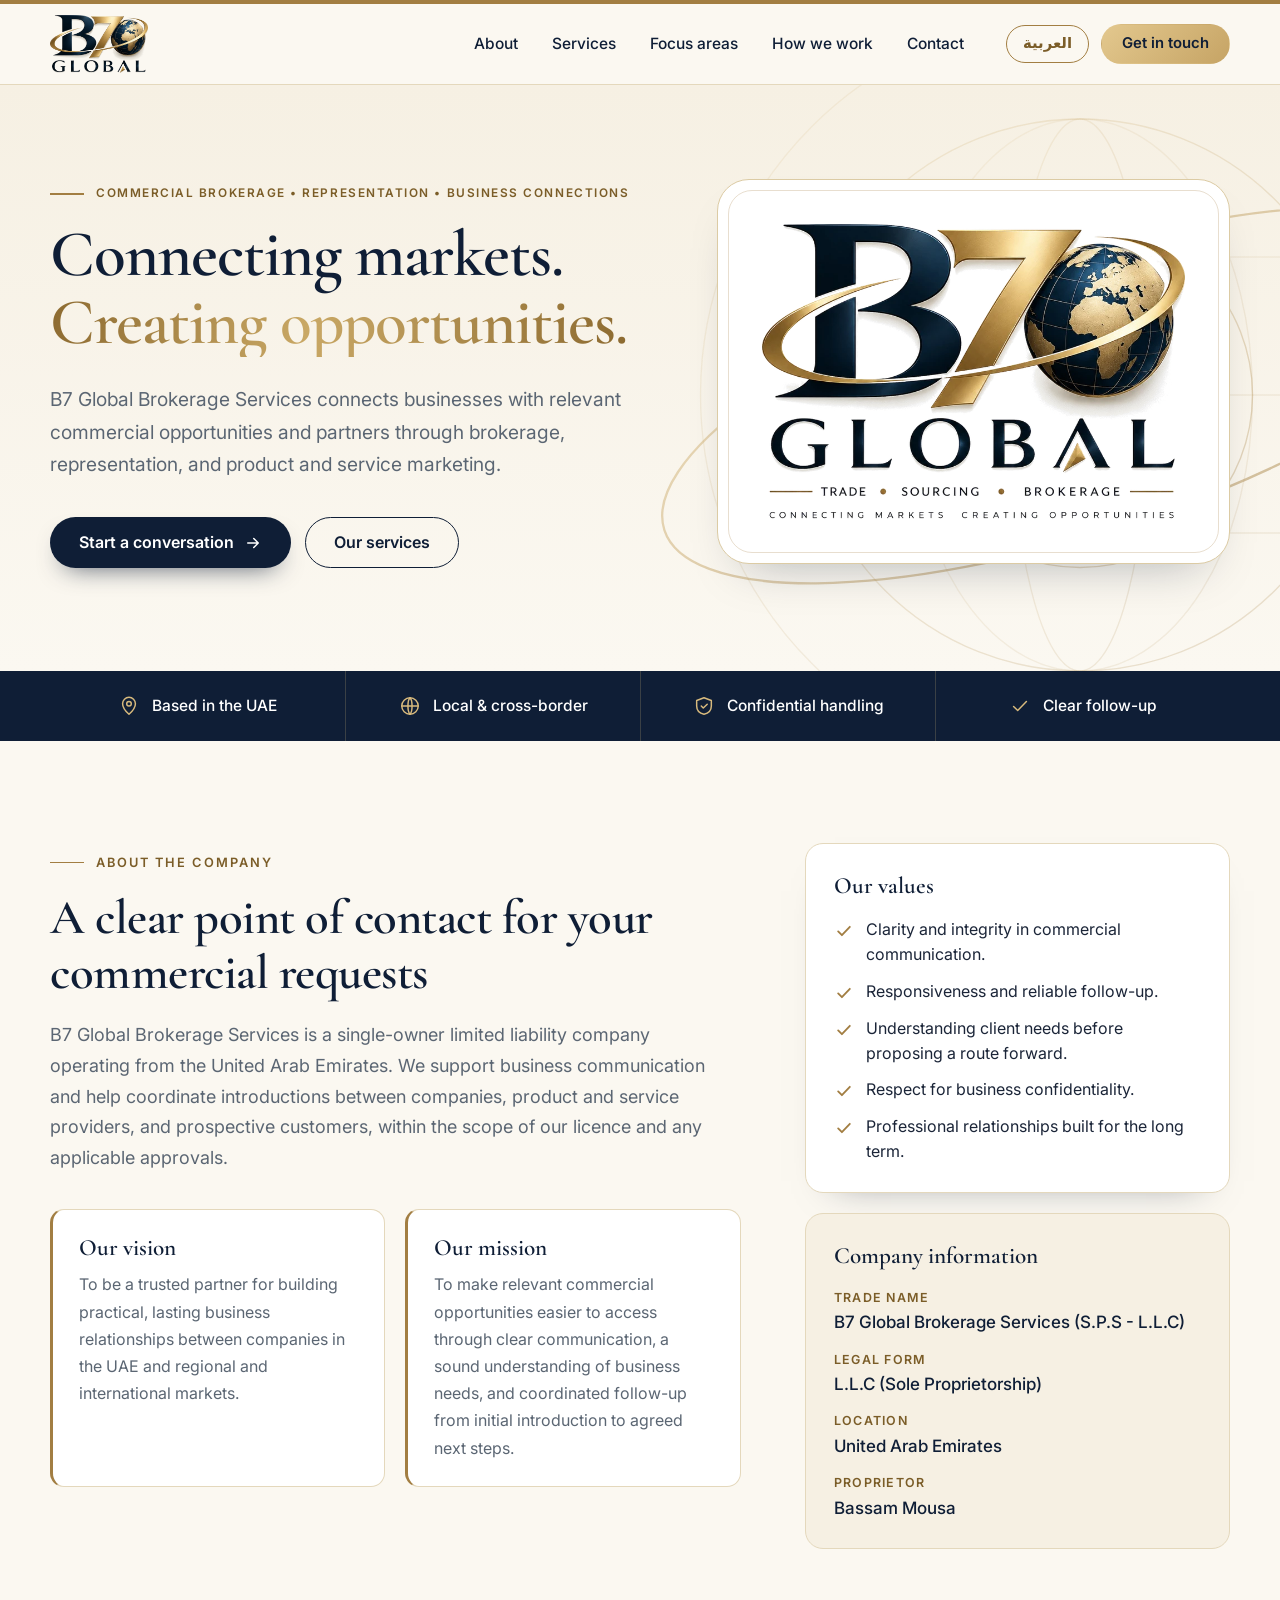
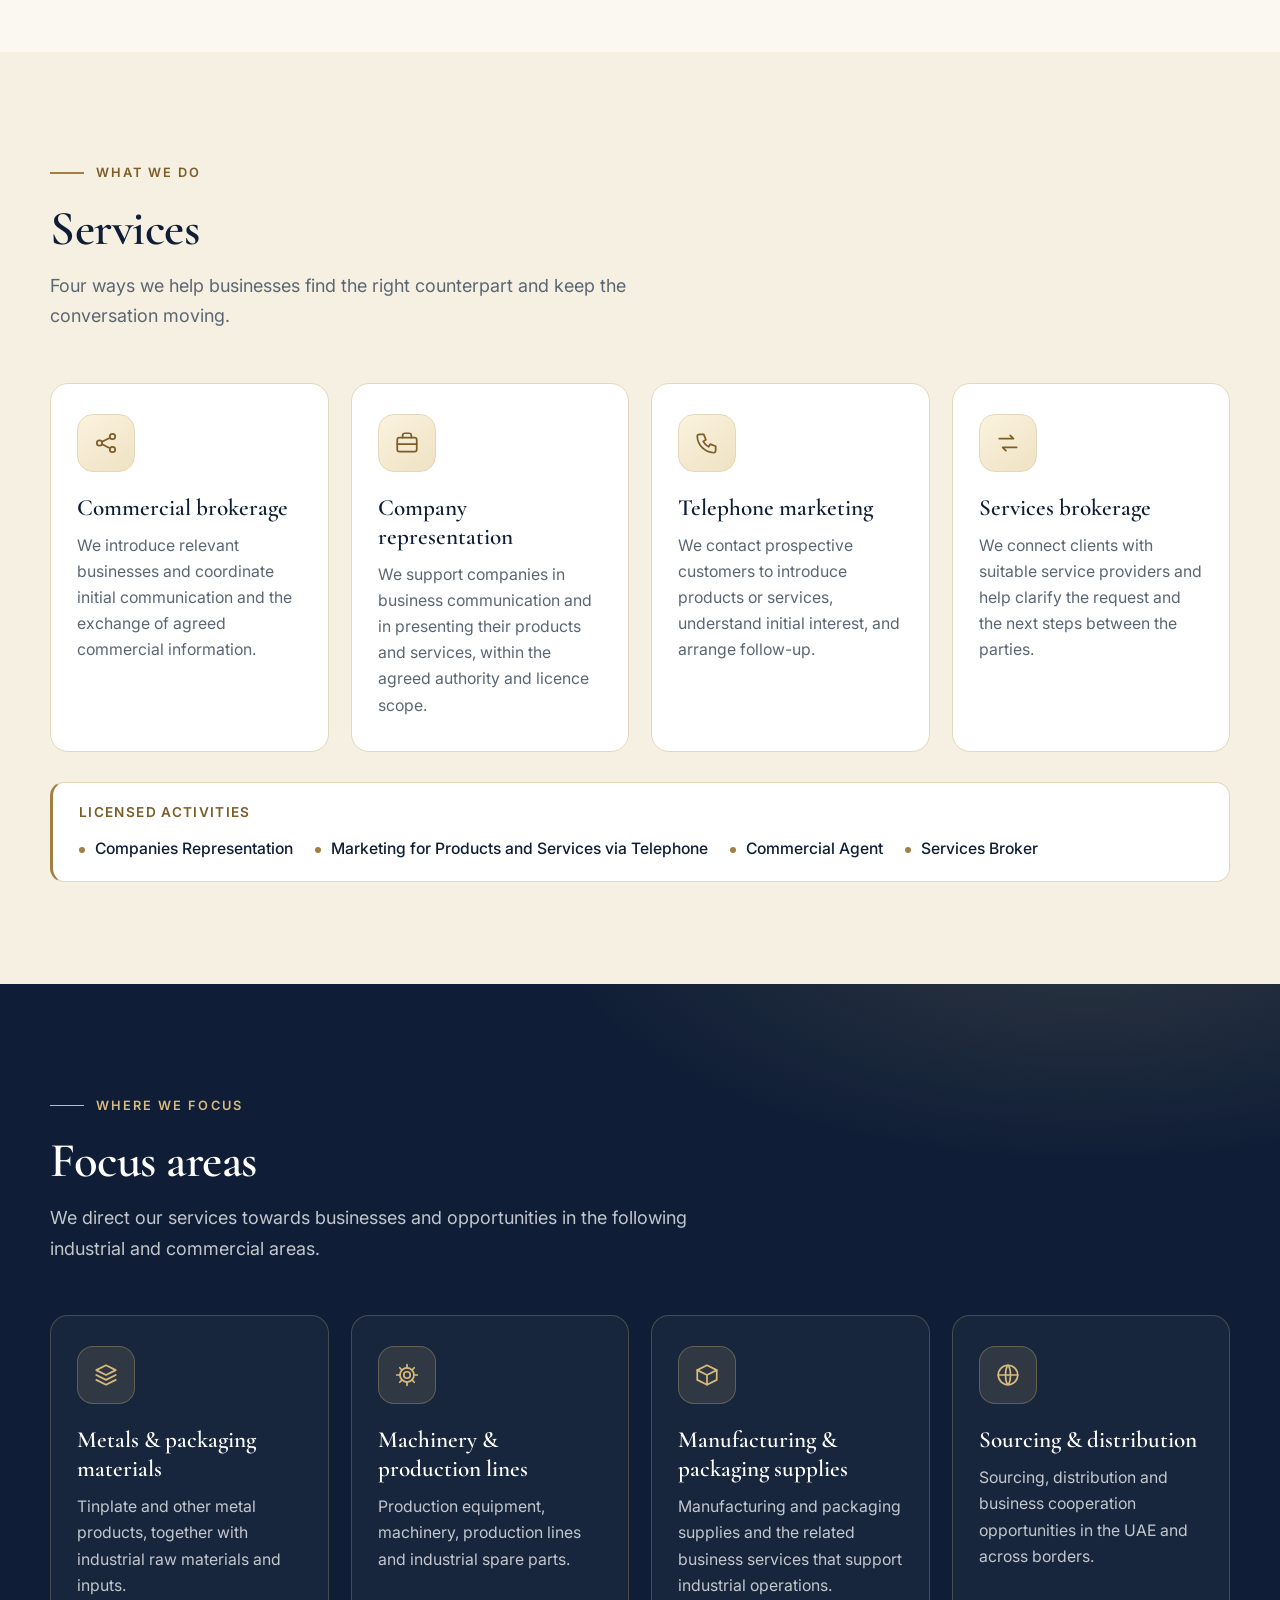
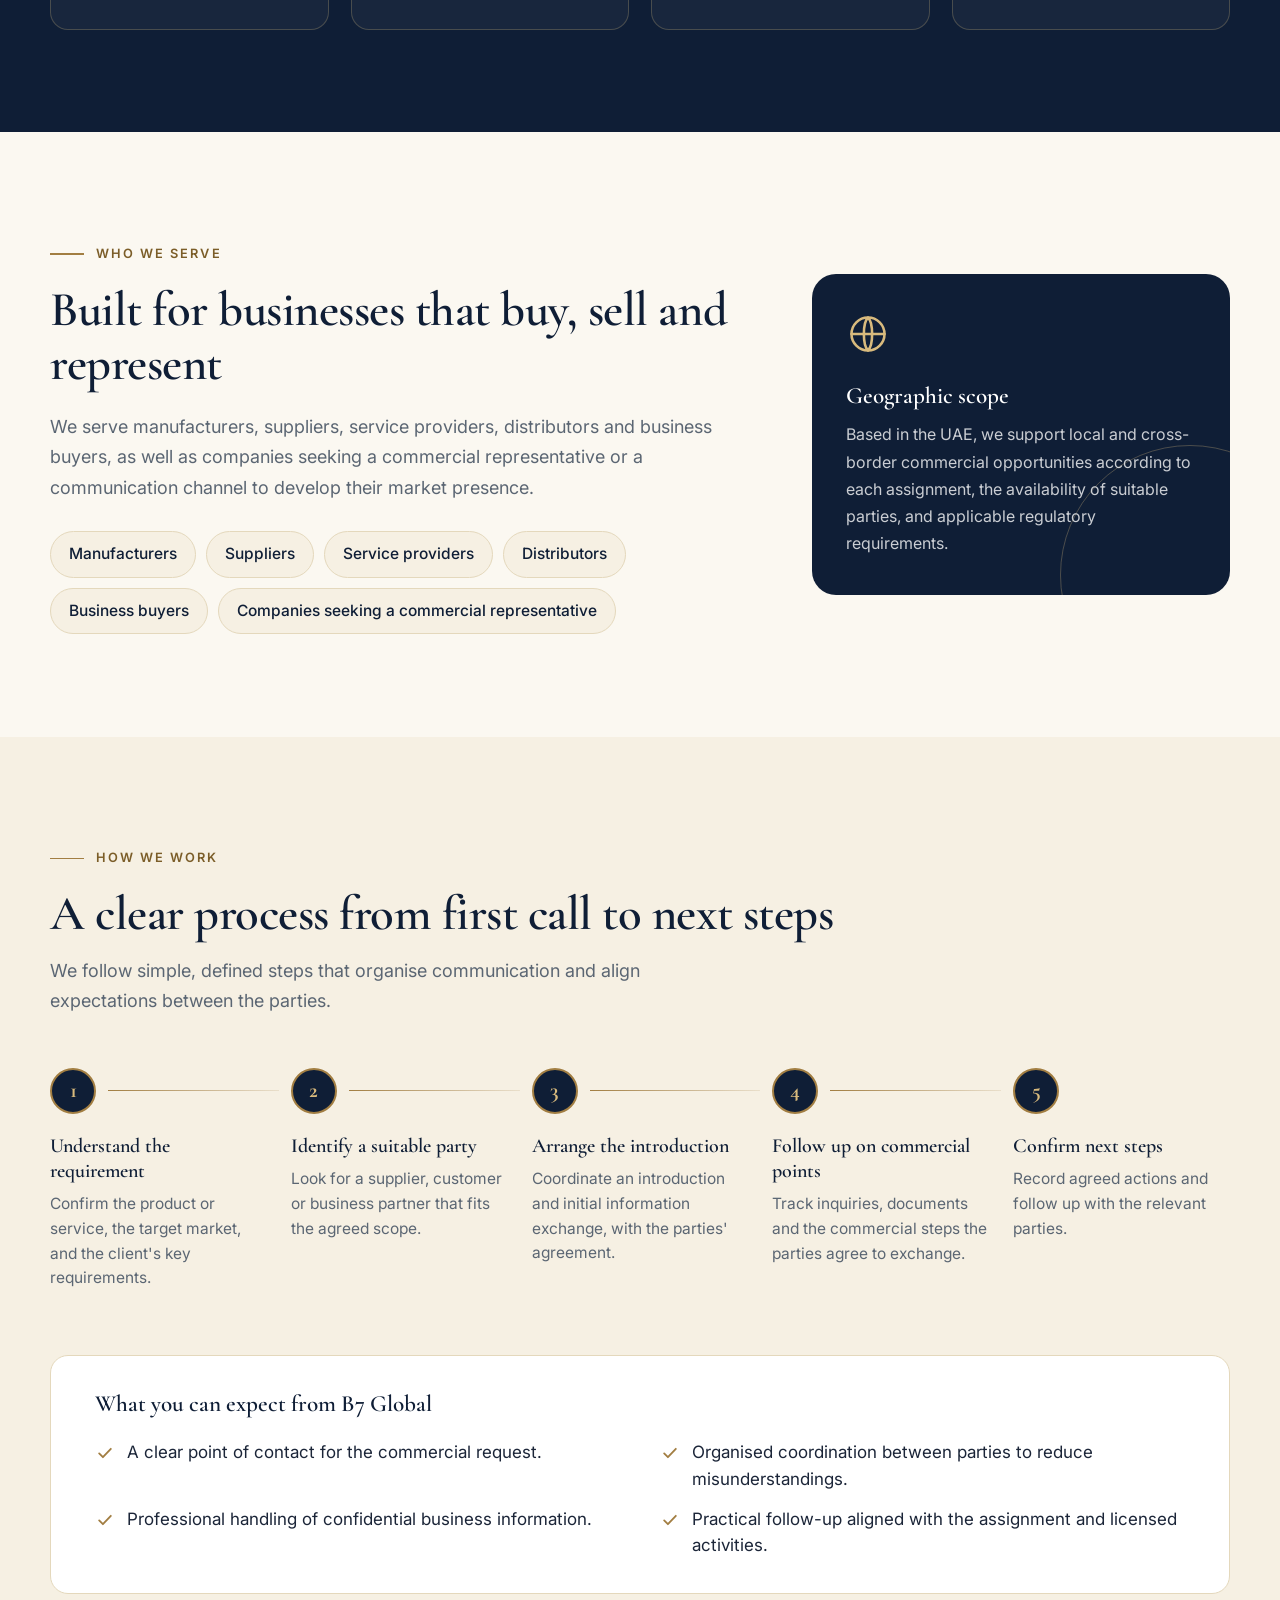
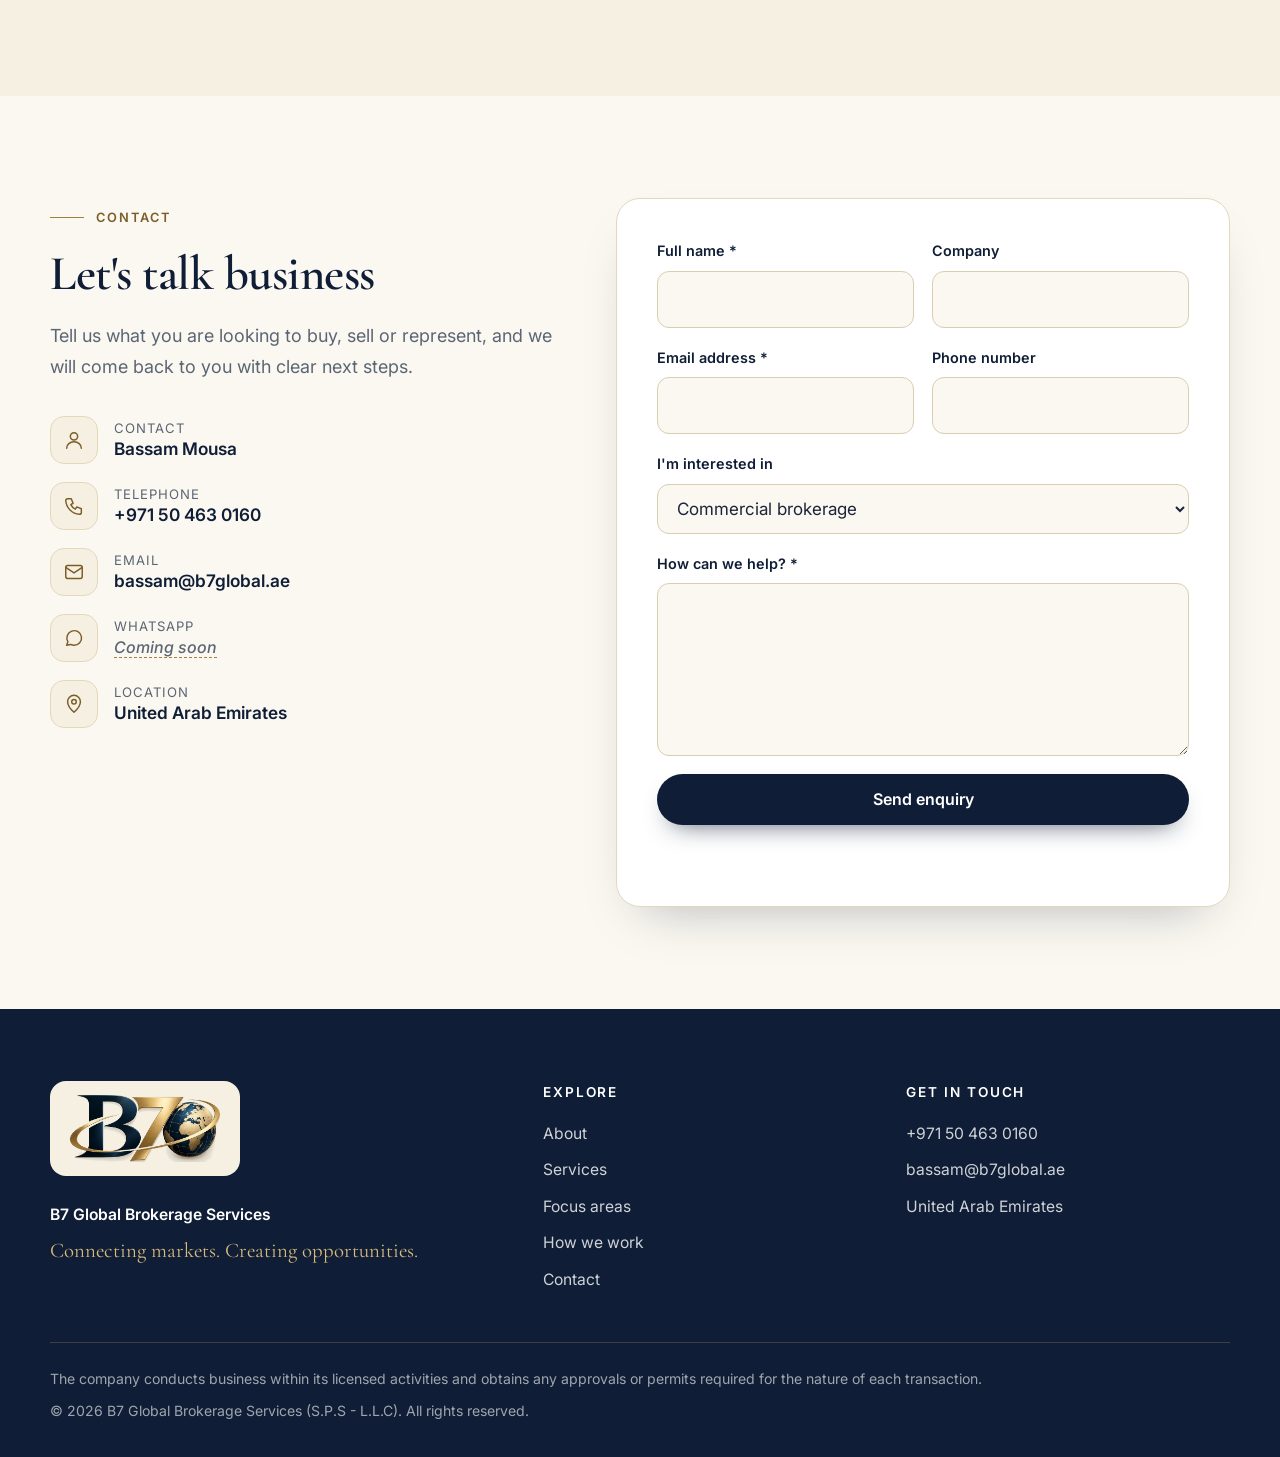
<file: site/index.html>
<!doctype html>
<html lang="en" dir="ltr">
<head>
<meta charset="utf-8">
<meta name="viewport" content="width=device-width, initial-scale=1">
<title>B7 Global | Commercial Brokerage &amp; Company Representation in the UAE</title>
<meta name="description" content="B7 Global Brokerage Services connects businesses with relevant commercial opportunities and partners through brokerage, representation, and product and service marketing, from the UAE.">
<meta name="theme-color" content="#0F1E36">
<meta name="color-scheme" content="only light">
<meta name="supported-color-schemes" content="light">
<link rel="canonical" href="https://b7global.ae/">
<link rel="alternate" hreflang="en" href="https://b7global.ae/">
<link rel="alternate" hreflang="ar" href="https://b7global.ae/ar/">
<link rel="alternate" hreflang="x-default" href="https://b7global.ae/">
<meta property="og:type" content="website">
<meta property="og:title" content="B7 Global | Commercial Brokerage &amp; Company Representation in the UAE">
<meta property="og:description" content="B7 Global Brokerage Services connects businesses with relevant commercial opportunities and partners through brokerage, representation, and product and service marketing, from the UAE.">
<meta property="og:url" content="https://b7global.ae/">
<meta property="og:image" content="https://b7global.ae/assets/og-image.jpg">
<meta property="og:locale" content="en_AE">
<meta name="twitter:card" content="summary_large_image">
<link rel="icon" type="image/png" sizes="32x32" href="assets/favicon-32.png">
<link rel="icon" type="image/png" sizes="512x512" href="assets/favicon-512.png">
<link rel="apple-touch-icon" href="assets/apple-touch-icon.png">
<link rel="preconnect" href="https://fonts.googleapis.com">
<link rel="preconnect" href="https://fonts.gstatic.com" crossorigin>
<link href="https://fonts.googleapis.com/css2?family=Cormorant+Garamond:wght@500;600;700&amp;family=Inter:wght@400;500;600&amp;display=swap" rel="stylesheet">
<link rel="stylesheet" href="assets/style.css">
<script>document.documentElement.classList.add('js');</script>
<script type="application/ld+json">{"@context": "https://schema.org", "@type": "Organization", "name": "B7 Global Brokerage Services", "alternateName": "B7 Global", "url": "https://b7global.ae/", "logo": "https://b7global.ae/assets/logo-full.png", "description": "B7 Global Brokerage Services connects businesses with relevant commercial opportunities and partners through brokerage, representation, and product and service marketing, from the UAE.", "areaServed": "AE", "telephone": "+971 50 463 0160", "email": "bassam@b7global.ae"}</script>
</head>
<body>
<a class="skip" href="#main">Skip to content</a>

<header class="site-header" id="top">
  <div class="container header-inner">
    <a class="brand" href="./" aria-label="B7 Global Brokerage Services">
      <img src="assets/logo-compact.webp" alt="B7 Global logo: Trade, Sourcing, Brokerage" width="760" height="448">
    </a>
    <nav class="nav" id="nav" aria-label="Main">
      <a href="#about">About</a>
      <a href="#services">Services</a>
      <a href="#focus">Focus areas</a>
      <a href="#process">How we work</a>
      <a href="#contact">Contact</a>
    </nav>
    <div class="header-actions">
      <a class="lang-toggle" href="ar/" hreflang="ar" lang="ar">العربية</a>
      <a class="btn btn-small btn-gold" href="#contact">Get in touch</a>
      <button class="menu-btn" type="button" aria-expanded="false" aria-controls="nav" aria-label="Menu">
        <span></span><span></span><span></span>
      </button>
    </div>
  </div>
</header>

<main id="main">

<!-- HERO -->
<section class="hero">
  <svg class="hero-orbit" viewBox="0 0 800 800" aria-hidden="true" focusable="false">
    <defs>
      <linearGradient id="og" x1="0" y1="0" x2="1" y2="1">
        <stop offset="0" stop-color="#D8BA7D"/><stop offset="1" stop-color="#A27E42"/>
      </linearGradient>
    </defs>
    <g fill="none" stroke="url(#og)" stroke-width="1.2">
      <circle cx="400" cy="400" r="150" opacity=".35"/>
      <circle cx="400" cy="400" r="240" opacity=".25"/>
      <circle cx="400" cy="400" r="330" opacity=".16"/>
      <ellipse cx="400" cy="400" rx="380" ry="120" transform="rotate(-18 400 400)" stroke-width="2" opacity=".55"/>
      <ellipse cx="400" cy="400" rx="60" ry="240" opacity=".18"/>
      <ellipse cx="400" cy="400" rx="150" ry="240" opacity=".14"/>
      <path d="M160 400h480M220 280h360M220 520h360" opacity=".14"/>
    </g>
  </svg>
  <div class="container hero-grid">
    <div class="hero-copy">
      <p class="eyebrow">Commercial Brokerage • Representation • Business Connections</p>
      <h1>Connecting markets. <span class="gold-text">Creating opportunities.</span></h1>
      <p class="lead">B7 Global Brokerage Services connects businesses with relevant commercial opportunities and partners through brokerage, representation, and product and service marketing.</p>
      <div class="hero-cta">
        <a class="btn btn-navy" href="#contact">Start a conversation <svg class="arrow" viewBox="0 0 24 24" aria-hidden="true"><path d="M5 12h14M13 6l6 6-6 6"/></svg></a>
        <a class="btn btn-ghost" href="#services">Our services</a>
      </div>
    </div>
    <div class="hero-visual">
      <div class="logo-card">
        <img src="assets/logo-full.webp" alt="B7 Global logo: Trade, Sourcing, Brokerage" width="760" height="531" fetchpriority="high">
      </div>
    </div>
  </div>
</section>

<!-- TRUST STRIP -->
<section class="trust" aria-label="Highlights">
  <div class="container trust-grid">
    <div class="trust-item"><svg class="icon" viewBox="0 0 24 24" aria-hidden="true"><path d="M12 21s7-6.2 7-11.5A7 7 0 005 9.5C5 14.8 12 21 12 21z"/><circle cx="12" cy="9.5" r="2.5"/></svg><span>Based in the UAE</span></div><div class="trust-item"><svg class="icon" viewBox="0 0 24 24" aria-hidden="true"><circle cx="12" cy="12" r="9"/><path d="M3 12h18M12 3c3 3 3 15 0 18M12 3c-3 3-3 15 0 18"/></svg><span>Local &amp; cross-border</span></div><div class="trust-item"><svg class="icon" viewBox="0 0 24 24" aria-hidden="true"><path d="M12 3l8 3v6c0 5-3.5 8-8 9-4.5-1-8-4-8-9V6l8-3z"/><path d="M9 12l2.2 2.2L15.5 10"/></svg><span>Confidential handling</span></div><div class="trust-item"><svg class="icon" viewBox="0 0 24 24" aria-hidden="true"><path d="M5 12.5l4.5 4.5L19 7"/></svg><span>Clear follow-up</span></div>
  </div>
</section>

<!-- ABOUT -->
<section class="section" id="about">
  <div class="container about-grid">
    <div class="about-main reveal">
      <p class="eyebrow">About the company</p>
      <h2>A clear point of contact for your commercial requests</h2>
      <p class="body-lg">B7 Global Brokerage Services is a single-owner limited liability company operating from the United Arab Emirates. We support business communication and help coordinate introductions between companies, product and service providers, and prospective customers, within the scope of our licence and any applicable approvals.</p>
      <div class="vm-grid">
        <div class="vm-card">
          <h3>Our vision</h3>
          <p>To be a trusted partner for building practical, lasting business relationships between companies in the UAE and regional and international markets.</p>
        </div>
        <div class="vm-card">
          <h3>Our mission</h3>
          <p>To make relevant commercial opportunities easier to access through clear communication, a sound understanding of business needs, and coordinated follow-up from initial introduction to agreed next steps.</p>
        </div>
      </div>
    </div>
    <aside class="about-side reveal">
      <div class="panel">
        <h3>Our values</h3>
        <ul class="check-list"><li><svg class="tick" viewBox="0 0 24 24" aria-hidden="true"><path d="M5 12.5l4.5 4.5L19 7"/></svg><span>Clarity and integrity in commercial communication.</span></li><li><svg class="tick" viewBox="0 0 24 24" aria-hidden="true"><path d="M5 12.5l4.5 4.5L19 7"/></svg><span>Responsiveness and reliable follow-up.</span></li><li><svg class="tick" viewBox="0 0 24 24" aria-hidden="true"><path d="M5 12.5l4.5 4.5L19 7"/></svg><span>Understanding client needs before proposing a route forward.</span></li><li><svg class="tick" viewBox="0 0 24 24" aria-hidden="true"><path d="M5 12.5l4.5 4.5L19 7"/></svg><span>Respect for business confidentiality.</span></li><li><svg class="tick" viewBox="0 0 24 24" aria-hidden="true"><path d="M5 12.5l4.5 4.5L19 7"/></svg><span>Professional relationships built for the long term.</span></li></ul>
      </div>
      <div class="panel panel-quiet">
        <h3>Company information</h3>
        <dl class="info-list"><div><dt>Trade name</dt><dd><bdi>B7 Global Brokerage Services (S.P.S - L.L.C)</bdi></dd></div><div><dt>Legal form</dt><dd><bdi>L.L.C (Sole Proprietorship)</bdi></dd></div><div><dt>Location</dt><dd><bdi>United Arab Emirates</bdi></dd></div><div><dt>Proprietor</dt><dd><bdi>Bassam Mousa</bdi></dd></div></dl>
      </div>
    </aside>
  </div>
</section>

<!-- SERVICES -->
<section class="section section-alt" id="services">
  <div class="container">
    <div class="section-head reveal">
      <p class="eyebrow">What we do</p>
      <h2>Services</h2>
      <p class="section-intro">Four ways we help businesses find the right counterpart and keep the conversation moving.</p>
    </div>
    <div class="card-grid"><article class="card reveal"><div class="icon-badge"><svg class="icon" viewBox="0 0 24 24" aria-hidden="true"><circle cx="6" cy="12" r="2.5"/><circle cx="18" cy="6" r="2.5"/><circle cx="18" cy="18" r="2.5"/><path d="M8.3 10.9l7.4-3.8M8.3 13.1l7.4 3.8"/></svg></div><h3>Commercial brokerage</h3><p>We introduce relevant businesses and coordinate initial communication and the exchange of agreed commercial information.</p></article><article class="card reveal"><div class="icon-badge"><svg class="icon" viewBox="0 0 24 24" aria-hidden="true"><rect x="3" y="7" width="18" height="13" rx="2"/><path d="M8 7V5a2 2 0 012-2h4a2 2 0 012 2v2M3 13h18"/></svg></div><h3>Company representation</h3><p>We support companies in business communication and in presenting their products and services, within the agreed authority and licence scope.</p></article><article class="card reveal"><div class="icon-badge"><svg class="icon" viewBox="0 0 24 24" aria-hidden="true"><path d="M5 4h4l2 5-2.5 1.5a11 11 0 005 5L15 13l5 2v4a2 2 0 01-2 2A16 16 0 013 6a2 2 0 012-2z"/></svg></div><h3>Telephone marketing</h3><p>We contact prospective customers to introduce products or services, understand initial interest, and arrange follow-up.</p></article><article class="card reveal"><div class="icon-badge"><svg class="icon" viewBox="0 0 24 24" aria-hidden="true"><path d="M4 8h13l-3-3M20 16H7l3 3"/></svg></div><h3>Services brokerage</h3><p>We connect clients with suitable service providers and help clarify the request and the next steps between the parties.</p></article></div>
    <div class="licensed reveal">
      <span class="licensed-label">Licensed activities</span>
      <ul><li>Companies Representation</li><li>Marketing for Products and Services via Telephone</li><li>Commercial Agent</li><li>Services Broker</li></ul>
    </div>
  </div>
</section>

<!-- FOCUS -->
<section class="section section-dark" id="focus">
  <div class="container">
    <div class="section-head reveal">
      <p class="eyebrow eyebrow-light">Where we focus</p>
      <h2>Focus areas</h2>
      <p class="section-intro">We direct our services towards businesses and opportunities in the following industrial and commercial areas.</p>
    </div>
    <div class="focus-grid"><article class="focus-card reveal"><div class="icon-badge icon-badge-dark"><svg class="icon" viewBox="0 0 24 24" aria-hidden="true"><path d="M12 3l9 4.5-9 4.5-9-4.5L12 3z"/><path d="M3 12l9 4.5 9-4.5"/><path d="M3 16.5L12 21l9-4.5"/></svg></div><h3>Metals &amp; packaging materials</h3><p>Tinplate and other metal products, together with industrial raw materials and inputs.</p></article><article class="focus-card reveal"><div class="icon-badge icon-badge-dark"><svg class="icon" viewBox="0 0 24 24" aria-hidden="true"><circle cx="12" cy="12" r="3"/><circle cx="12" cy="12" r="6.5"/><path d="M12 2.5v3M12 18.5v3M2.5 12h3M18.5 12h3M5.3 5.3l2.1 2.1M16.6 16.6l2.1 2.1M18.7 5.3l-2.1 2.1M7.4 16.6l-2.1 2.1"/></svg></div><h3>Machinery &amp; production lines</h3><p>Production equipment, machinery, production lines and industrial spare parts.</p></article><article class="focus-card reveal"><div class="icon-badge icon-badge-dark"><svg class="icon" viewBox="0 0 24 24" aria-hidden="true"><path d="M3 7.5L12 3l9 4.5v9L12 21l-9-4.5v-9z"/><path d="M3 7.5l9 4.5 9-4.5M12 12v9"/></svg></div><h3>Manufacturing &amp; packaging supplies</h3><p>Manufacturing and packaging supplies and the related business services that support industrial operations.</p></article><article class="focus-card reveal"><div class="icon-badge icon-badge-dark"><svg class="icon" viewBox="0 0 24 24" aria-hidden="true"><circle cx="12" cy="12" r="9"/><path d="M3 12h18M12 3c3 3 3 15 0 18M12 3c-3 3-3 15 0 18"/></svg></div><h3>Sourcing &amp; distribution</h3><p>Sourcing, distribution and business cooperation opportunities in the UAE and across borders.</p></article></div>
  </div>
</section>

<!-- WHO WE SERVE -->
<section class="section">
  <div class="container serve-grid">
    <div class="reveal">
      <p class="eyebrow">Who we serve</p>
      <h2>Built for businesses that buy, sell and represent</h2>
      <p class="body-lg">We serve manufacturers, suppliers, service providers, distributors and business buyers, as well as companies seeking a commercial representative or a communication channel to develop their market presence.</p>
      <ul class="chips"><li>Manufacturers</li><li>Suppliers</li><li>Service providers</li><li>Distributors</li><li>Business buyers</li><li>Companies seeking a commercial representative</li></ul>
    </div>
    <div class="scope-card reveal">
      <svg viewBox="0 0 24 24" class="scope-icon" aria-hidden="true"><circle cx="12" cy="12" r="9"/><path d="M3 12h18M12 3c3 3 3 15 0 18M12 3c-3 3-3 15 0 18"/></svg>
      <h3>Geographic scope</h3>
      <p>Based in the UAE, we support local and cross-border commercial opportunities according to each assignment, the availability of suitable parties, and applicable regulatory requirements.</p>
    </div>
  </div>
</section>

<!-- PROCESS -->
<section class="section section-alt" id="process">
  <div class="container">
    <div class="section-head reveal">
      <p class="eyebrow">How we work</p>
      <h2>A clear process from first call to next steps</h2>
      <p class="section-intro">We follow simple, defined steps that organise communication and align expectations between the parties.</p>
    </div>
    <ol class="steps"><li class="step reveal"><span class="step-num">1</span><h3>Understand the requirement</h3><p>Confirm the product or service, the target market, and the client&#x27;s key requirements.</p></li><li class="step reveal"><span class="step-num">2</span><h3>Identify a suitable party</h3><p>Look for a supplier, customer or business partner that fits the agreed scope.</p></li><li class="step reveal"><span class="step-num">3</span><h3>Arrange the introduction</h3><p>Coordinate an introduction and initial information exchange, with the parties&#x27; agreement.</p></li><li class="step reveal"><span class="step-num">4</span><h3>Follow up on commercial points</h3><p>Track inquiries, documents and the commercial steps the parties agree to exchange.</p></li><li class="step reveal"><span class="step-num">5</span><h3>Confirm next steps</h3><p>Record agreed actions and follow up with the relevant parties.</p></li></ol>
    <div class="expect reveal">
      <h3>What you can expect from B7 Global</h3>
      <ul><li><svg class="tick" viewBox="0 0 24 24" aria-hidden="true"><path d="M5 12.5l4.5 4.5L19 7"/></svg><span>A clear point of contact for the commercial request.</span></li><li><svg class="tick" viewBox="0 0 24 24" aria-hidden="true"><path d="M5 12.5l4.5 4.5L19 7"/></svg><span>Organised coordination between parties to reduce misunderstandings.</span></li><li><svg class="tick" viewBox="0 0 24 24" aria-hidden="true"><path d="M5 12.5l4.5 4.5L19 7"/></svg><span>Professional handling of confidential business information.</span></li><li><svg class="tick" viewBox="0 0 24 24" aria-hidden="true"><path d="M5 12.5l4.5 4.5L19 7"/></svg><span>Practical follow-up aligned with the assignment and licensed activities.</span></li></ul>
    </div>
  </div>
</section>

<!-- CONTACT -->
<section class="section" id="contact">
  <div class="container contact-grid">
    <div class="reveal">
      <p class="eyebrow">Contact</p>
      <h2>Let&#x27;s talk business</h2>
      <p class="body-lg">Tell us what you are looking to buy, sell or represent, and we will come back to you with clear next steps.</p>
      <ul class="contact-list"><li><span class="c-icon"><svg class="icon" viewBox="0 0 24 24" aria-hidden="true"><circle cx="12" cy="8" r="4"/><path d="M4 21c0-4 3.6-7 8-7s8 3 8 7"/></svg></span><span class="c-text"><small>Contact</small><strong>Bassam Mousa</strong></span></li><li><span class="c-icon"><svg class="icon" viewBox="0 0 24 24" aria-hidden="true"><path d="M5 4h4l2 5-2.5 1.5a11 11 0 005 5L15 13l5 2v4a2 2 0 01-2 2A16 16 0 013 6a2 2 0 012-2z"/></svg></span><span class="c-text"><small>Telephone</small><strong><a href="tel:+971504630160"><bdi dir="ltr">+971 50 463 0160</bdi></a></strong></span></li><li><span class="c-icon"><svg class="icon" viewBox="0 0 24 24" aria-hidden="true"><rect x="3" y="5" width="18" height="14" rx="2"/><path d="M3 7l9 6 9-6"/></svg></span><span class="c-text"><small>Email</small><strong><a href="mailto:bassam@b7global.ae"><bdi dir="ltr">bassam@b7global.ae</bdi></a></strong></span></li><li><span class="c-icon"><svg class="icon" viewBox="0 0 24 24" aria-hidden="true"><path d="M4 20l1.3-4A8 8 0 1112 20a8 8 0 01-3.8-1L4 20z"/></svg></span><span class="c-text"><small>WhatsApp</small><strong><span class="placeholder">Coming soon</span></strong></span></li><li><span class="c-icon"><svg class="icon" viewBox="0 0 24 24" aria-hidden="true"><path d="M12 21s7-6.2 7-11.5A7 7 0 005 9.5C5 14.8 12 21 12 21z"/><circle cx="12" cy="9.5" r="2.5"/></svg></span><span class="c-text"><small>Location</small><strong>United Arab Emirates</strong></span></li></ul>
    </div>
    <form class="contact-form reveal" id="contact-form" novalidate
          data-endpoint="" data-email="bassam@b7global.ae" data-phone="+971 50 463 0160" data-lang="en"
          data-ejs-service="service_vmx7zxf" data-ejs-template="template_xamp37e" data-ejs-key="w1z2Of4goQzoSIChl"
          data-msg-required="Please fill in your name, email and message." data-msg-ok="Thank you. Your enquiry has been sent and we will be in touch shortly." data-msg-err="Sorry, something went wrong. Please try again or contact us by phone."
          data-msg-mailto="Opening your email app so you can send your enquiry." data-msg-notready="Our online form is being set up. Please call us on +971 50 463 0160 in the meantime." data-msg-sending="Sending…">
      <div class="field-row">
        <label class="field"><span>Full name *</span><input type="text" name="name" autocomplete="name" required></label>
        <label class="field"><span>Company</span><input type="text" name="company" autocomplete="organization"></label>
      </div>
      <div class="field-row">
        <label class="field"><span>Email address *</span><input type="email" name="email" autocomplete="email" required dir="ltr"></label>
        <label class="field"><span>Phone number</span><input type="tel" name="phone" autocomplete="tel" dir="ltr"></label>
      </div>
      <label class="field"><span>I&#x27;m interested in</span>
        <select name="topic"><option value="Commercial brokerage">Commercial brokerage</option><option value="Company representation">Company representation</option><option value="Telephone marketing">Telephone marketing</option><option value="Services brokerage">Services brokerage</option><option value="Something else">Something else</option></select>
      </label>
      <label class="field"><span>How can we help? *</span><textarea name="message" rows="5" required></textarea></label>
      <input type="text" name="_gotcha" tabindex="-1" autocomplete="off" class="hp" aria-hidden="true">
      <button class="btn btn-navy btn-block" type="submit">Send enquiry</button>
      <p class="form-status" role="status" aria-live="polite"></p>
    </form>
  </div>
</section>

</main>

<footer class="site-footer">
  <div class="container footer-grid">
    <div class="footer-brand">
      <div class="footer-logo"><img src="assets/logo-mark.webp" alt="B7 Global" width="560" height="247" loading="lazy"></div>
      <p class="footer-company">B7 Global Brokerage Services</p>
      <p class="footer-tag">Connecting markets. Creating opportunities.</p>
    </div>
    <div>
      <h4>Explore</h4>
      <ul class="footer-links">
        <li><a href="#about">About</a></li>
        <li><a href="#services">Services</a></li>
        <li><a href="#focus">Focus areas</a></li>
        <li><a href="#process">How we work</a></li>
        <li><a href="#contact">Contact</a></li>
      </ul>
    </div>
    <div>
      <h4>Get in touch</h4>
      <ul class="footer-links"><li><a href="tel:+971504630160"><bdi dir="ltr">+971 50 463 0160</bdi></a></li><li><a href="mailto:bassam@b7global.ae"><bdi dir="ltr">bassam@b7global.ae</bdi></a></li><li>United Arab Emirates</li></ul>
    </div>
  </div>
  <div class="container footer-bottom">
    <p>The company conducts business within its licensed activities and obtains any approvals or permits required for the nature of each transaction.</p>
    <p class="copy">© 2026 B7 Global Brokerage Services (S.P.S - L.L.C). All rights reserved.</p>
  </div>
</footer>

<a class="to-top" href="#top" aria-label="Back to top"><svg viewBox="0 0 24 24" aria-hidden="true"><path d="M12 19V5M6 11l6-6 6 6"/></svg></a>

<script src="assets/script.js" defer></script>
</body>
</html>
</file>
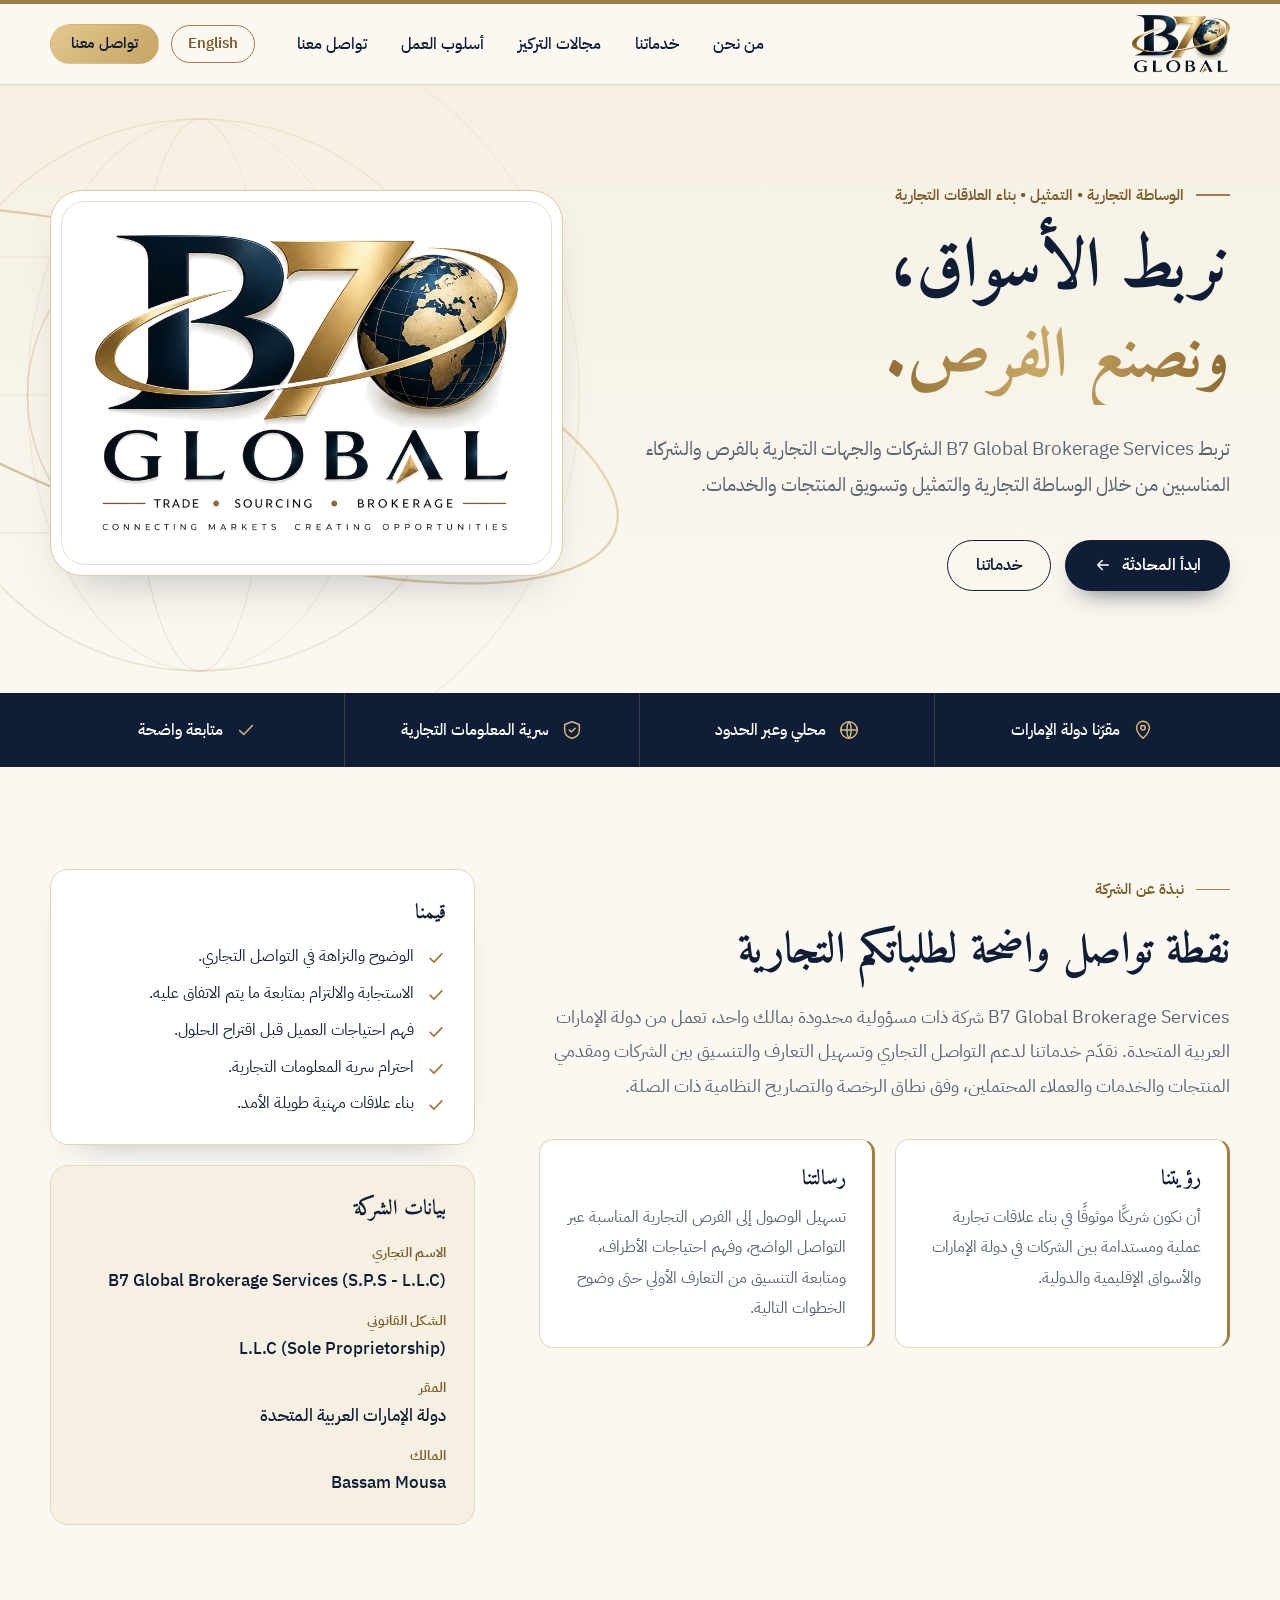
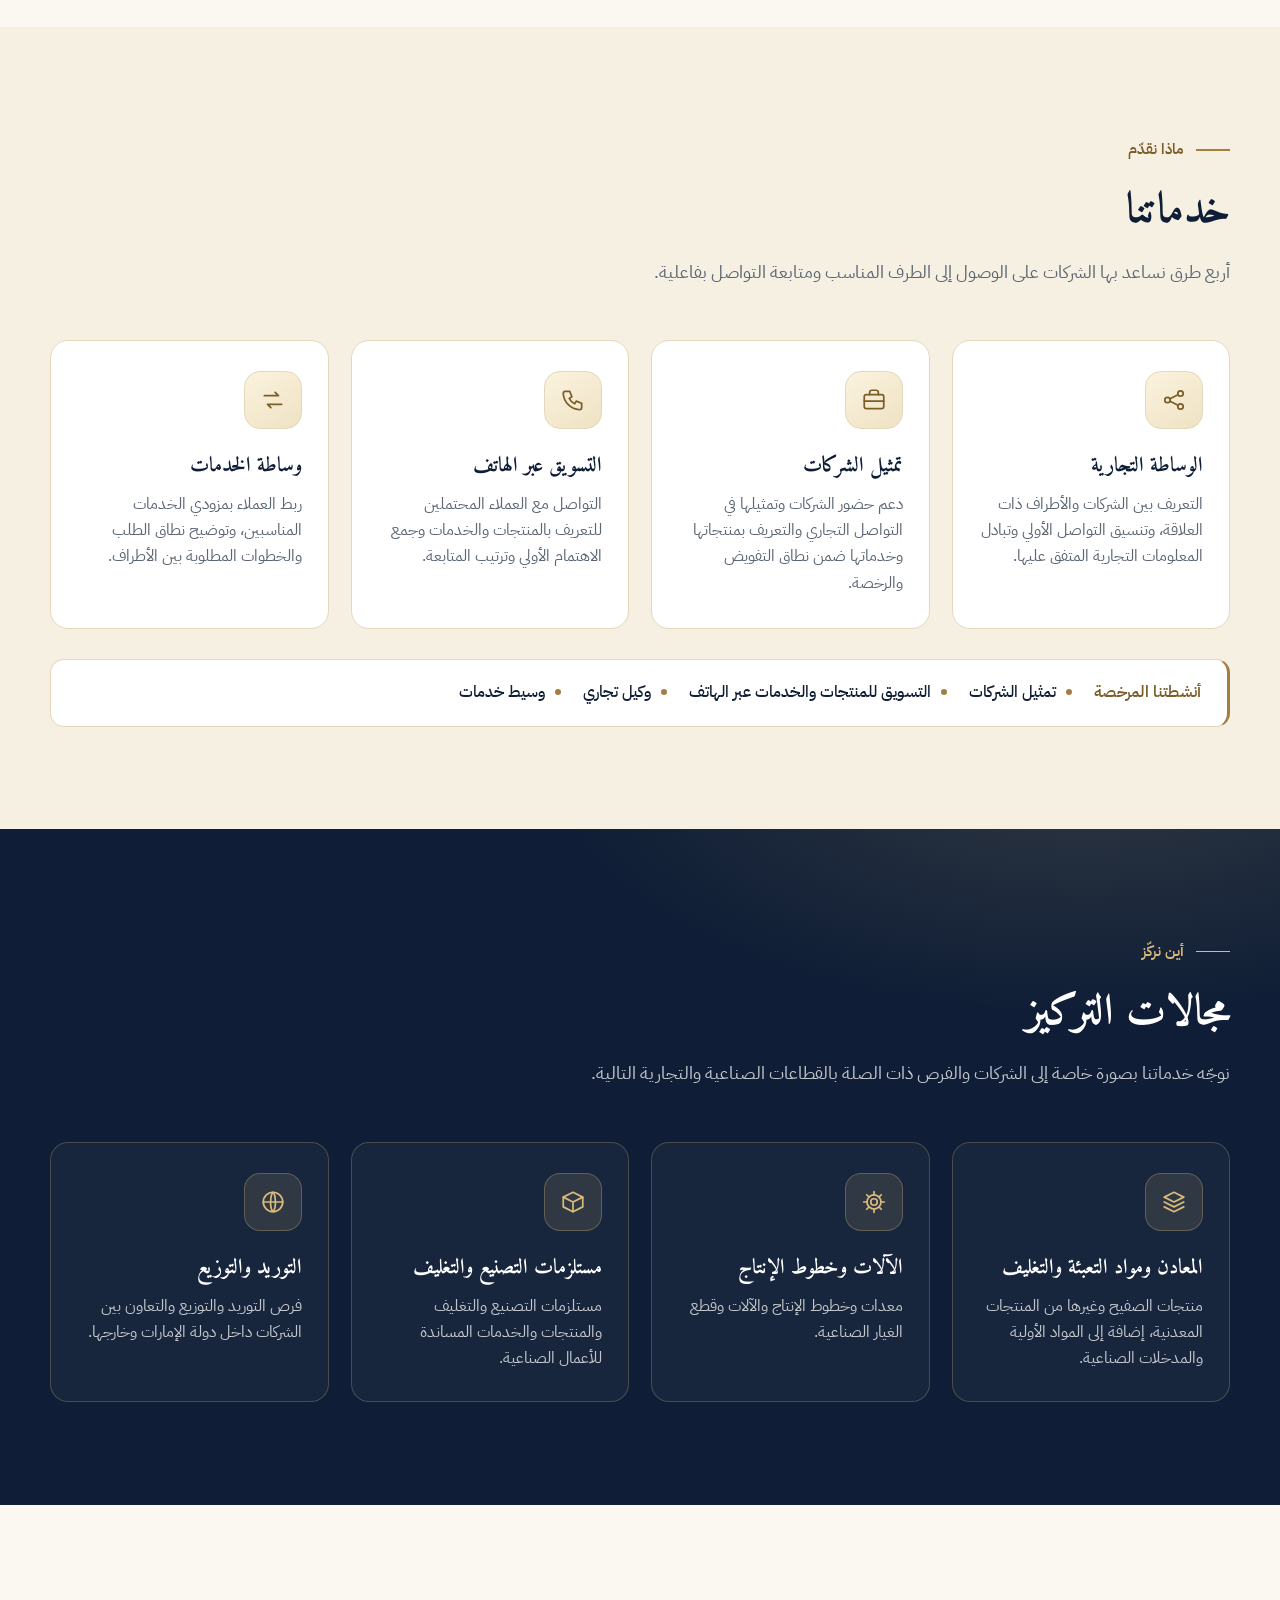
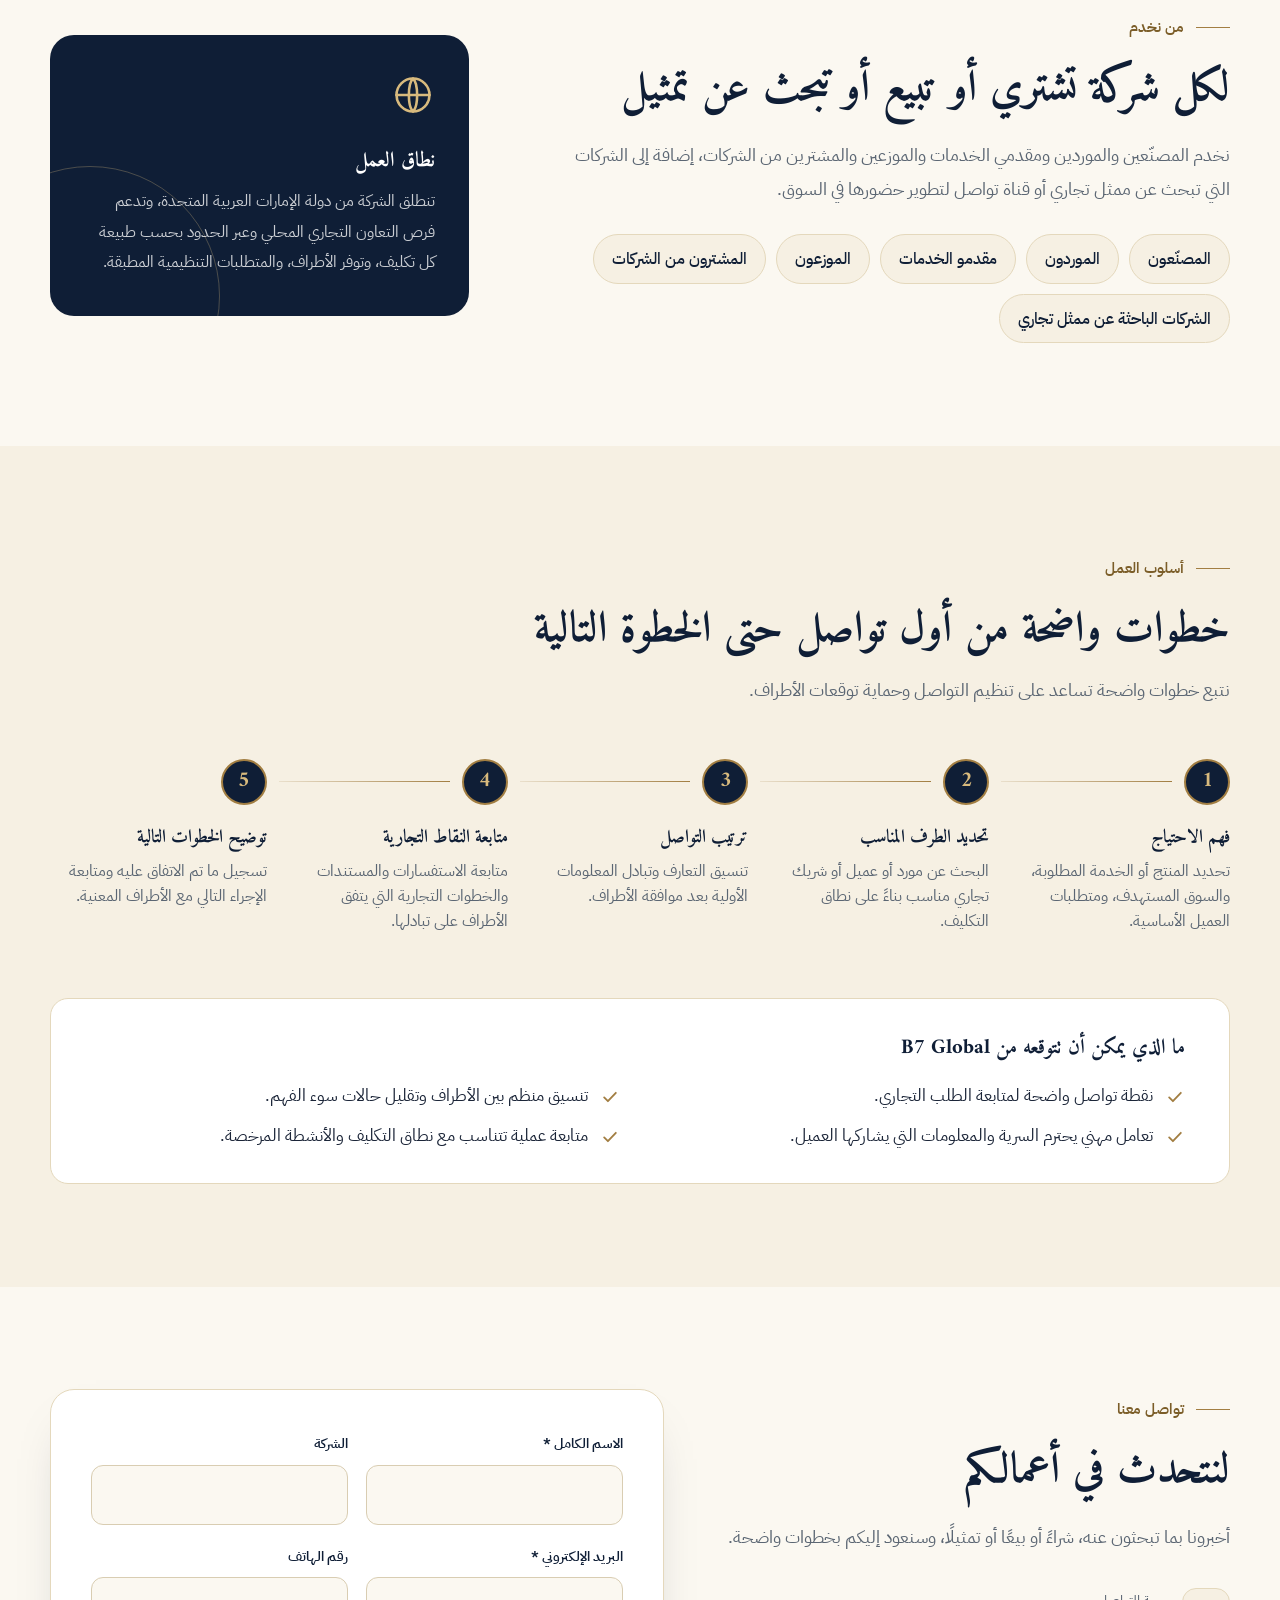
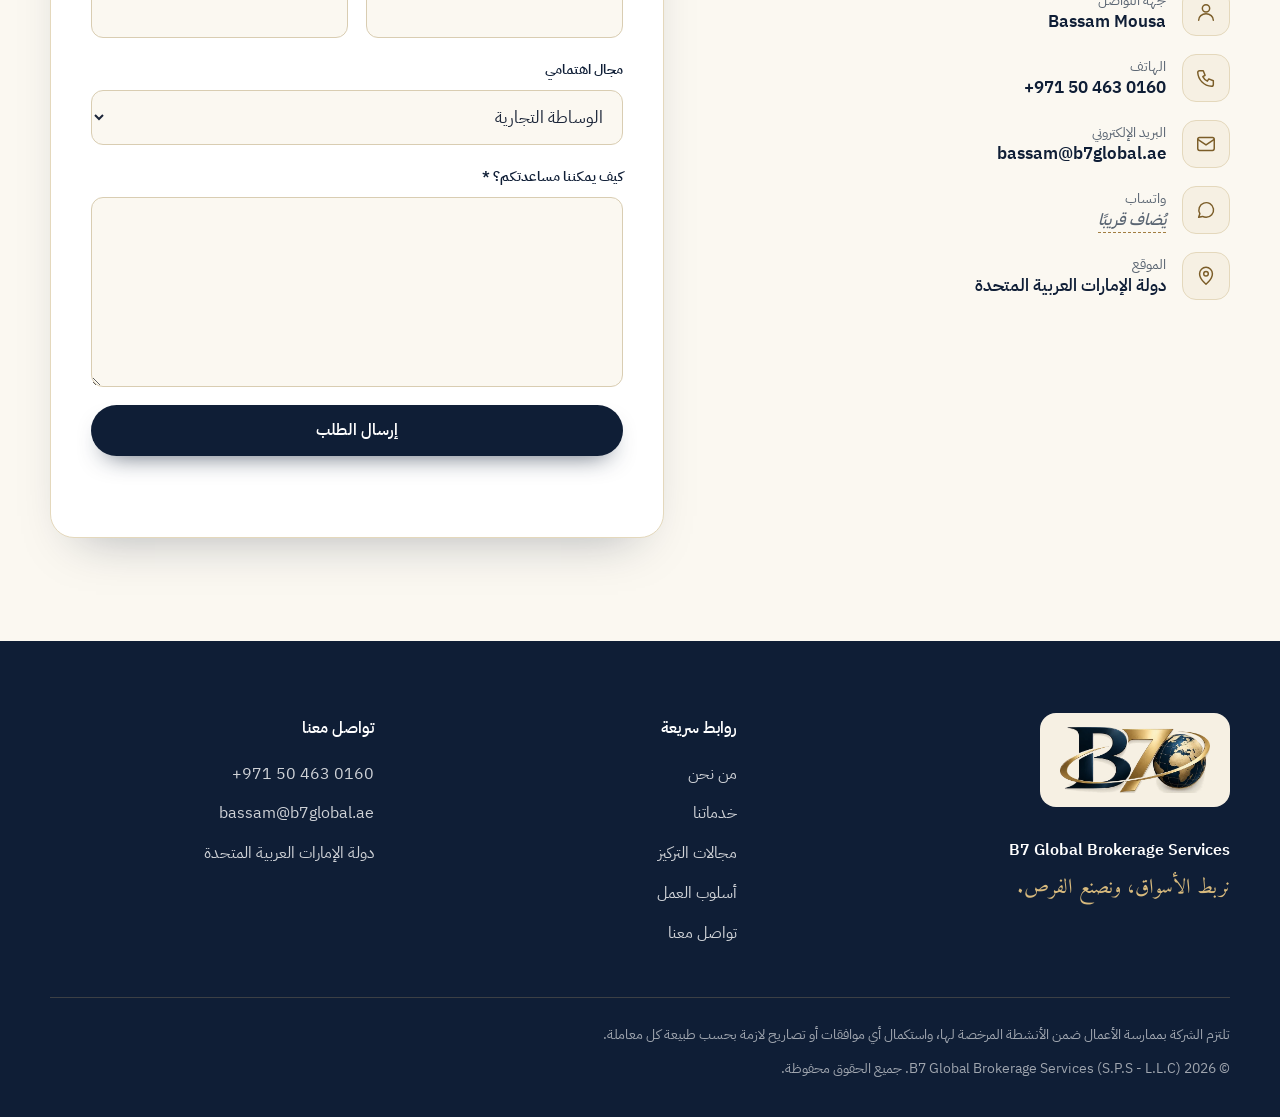
<file: site/ar/index.html>
<!doctype html>
<html lang="ar" dir="rtl">
<head>
<meta charset="utf-8">
<meta name="viewport" content="width=device-width, initial-scale=1">
<title>B7 Global | الوساطة التجارية وتمثيل الشركات في الإمارات</title>
<meta name="description" content="تربط B7 Global Brokerage Services الشركات بالفرص والشركاء التجاريين المناسبين من خلال الوساطة التجارية والتمثيل وتسويق المنتجات والخدمات، من دولة الإمارات العربية المتحدة.">
<meta name="theme-color" content="#0F1E36">
<meta name="color-scheme" content="only light">
<meta name="supported-color-schemes" content="light">
<link rel="canonical" href="https://b7global.ae/ar/">
<link rel="alternate" hreflang="en" href="https://b7global.ae/">
<link rel="alternate" hreflang="ar" href="https://b7global.ae/ar/">
<link rel="alternate" hreflang="x-default" href="https://b7global.ae/">
<meta property="og:type" content="website">
<meta property="og:title" content="B7 Global | الوساطة التجارية وتمثيل الشركات في الإمارات">
<meta property="og:description" content="تربط B7 Global Brokerage Services الشركات بالفرص والشركاء التجاريين المناسبين من خلال الوساطة التجارية والتمثيل وتسويق المنتجات والخدمات، من دولة الإمارات العربية المتحدة.">
<meta property="og:url" content="https://b7global.ae/ar/">
<meta property="og:image" content="https://b7global.ae/assets/og-image.jpg">
<meta property="og:locale" content="ar_AE">
<meta name="twitter:card" content="summary_large_image">
<link rel="icon" type="image/png" sizes="32x32" href="../assets/favicon-32.png">
<link rel="icon" type="image/png" sizes="512x512" href="../assets/favicon-512.png">
<link rel="apple-touch-icon" href="../assets/apple-touch-icon.png">
<link rel="preconnect" href="https://fonts.googleapis.com">
<link rel="preconnect" href="https://fonts.gstatic.com" crossorigin>
<link href="https://fonts.googleapis.com/css2?family=Amiri:wght@400;700&amp;family=IBM+Plex+Sans+Arabic:wght@400;500;600&amp;display=swap" rel="stylesheet">
<link rel="stylesheet" href="../assets/style.css">
<script>document.documentElement.classList.add('js');</script>
<script type="application/ld+json">{"@context": "https://schema.org", "@type": "Organization", "name": "B7 Global Brokerage Services", "alternateName": "B7 Global", "url": "https://b7global.ae/", "logo": "https://b7global.ae/assets/logo-full.png", "description": "تربط B7 Global Brokerage Services الشركات بالفرص والشركاء التجاريين المناسبين من خلال الوساطة التجارية والتمثيل وتسويق المنتجات والخدمات، من دولة الإمارات العربية المتحدة.", "areaServed": "AE", "telephone": "+971 50 463 0160", "email": "bassam@b7global.ae"}</script>
</head>
<body>
<a class="skip" href="#main">انتقل إلى المحتوى</a>

<header class="site-header" id="top">
  <div class="container header-inner">
    <a class="brand" href="./" aria-label="B7 Global Brokerage Services">
      <img src="../assets/logo-compact.webp" alt="شعار B7 Global: تجارة، توريد، وساطة" width="760" height="448">
    </a>
    <nav class="nav" id="nav" aria-label="Main">
      <a href="#about">من نحن</a>
      <a href="#services">خدماتنا</a>
      <a href="#focus">مجالات التركيز</a>
      <a href="#process">أسلوب العمل</a>
      <a href="#contact">تواصل معنا</a>
    </nav>
    <div class="header-actions">
      <a class="lang-toggle" href="../" hreflang="en" lang="en">English</a>
      <a class="btn btn-small btn-gold" href="#contact">تواصل معنا</a>
      <button class="menu-btn" type="button" aria-expanded="false" aria-controls="nav" aria-label="القائمة">
        <span></span><span></span><span></span>
      </button>
    </div>
  </div>
</header>

<main id="main">

<!-- HERO -->
<section class="hero">
  <svg class="hero-orbit" viewBox="0 0 800 800" aria-hidden="true" focusable="false">
    <defs>
      <linearGradient id="og" x1="0" y1="0" x2="1" y2="1">
        <stop offset="0" stop-color="#D8BA7D"/><stop offset="1" stop-color="#A27E42"/>
      </linearGradient>
    </defs>
    <g fill="none" stroke="url(#og)" stroke-width="1.2">
      <circle cx="400" cy="400" r="150" opacity=".35"/>
      <circle cx="400" cy="400" r="240" opacity=".25"/>
      <circle cx="400" cy="400" r="330" opacity=".16"/>
      <ellipse cx="400" cy="400" rx="380" ry="120" transform="rotate(-18 400 400)" stroke-width="2" opacity=".55"/>
      <ellipse cx="400" cy="400" rx="60" ry="240" opacity=".18"/>
      <ellipse cx="400" cy="400" rx="150" ry="240" opacity=".14"/>
      <path d="M160 400h480M220 280h360M220 520h360" opacity=".14"/>
    </g>
  </svg>
  <div class="container hero-grid">
    <div class="hero-copy">
      <p class="eyebrow">الوساطة التجارية • التمثيل • بناء العلاقات التجارية</p>
      <h1>نربط الأسواق، <span class="gold-text">ونصنع الفرص.</span></h1>
      <p class="lead">تربط B7 Global Brokerage Services الشركات والجهات التجارية بالفرص والشركاء المناسبين من خلال الوساطة التجارية والتمثيل وتسويق المنتجات والخدمات.</p>
      <div class="hero-cta">
        <a class="btn btn-navy" href="#contact">ابدأ المحادثة <svg class="arrow" viewBox="0 0 24 24" aria-hidden="true"><path d="M5 12h14M13 6l6 6-6 6"/></svg></a>
        <a class="btn btn-ghost" href="#services">خدماتنا</a>
      </div>
    </div>
    <div class="hero-visual">
      <div class="logo-card">
        <img src="../assets/logo-full.webp" alt="شعار B7 Global: تجارة، توريد، وساطة" width="760" height="531" fetchpriority="high">
      </div>
    </div>
  </div>
</section>

<!-- TRUST STRIP -->
<section class="trust" aria-label="Highlights">
  <div class="container trust-grid">
    <div class="trust-item"><svg class="icon" viewBox="0 0 24 24" aria-hidden="true"><path d="M12 21s7-6.2 7-11.5A7 7 0 005 9.5C5 14.8 12 21 12 21z"/><circle cx="12" cy="9.5" r="2.5"/></svg><span>مقرّنا دولة الإمارات</span></div><div class="trust-item"><svg class="icon" viewBox="0 0 24 24" aria-hidden="true"><circle cx="12" cy="12" r="9"/><path d="M3 12h18M12 3c3 3 3 15 0 18M12 3c-3 3-3 15 0 18"/></svg><span>محلي وعبر الحدود</span></div><div class="trust-item"><svg class="icon" viewBox="0 0 24 24" aria-hidden="true"><path d="M12 3l8 3v6c0 5-3.5 8-8 9-4.5-1-8-4-8-9V6l8-3z"/><path d="M9 12l2.2 2.2L15.5 10"/></svg><span>سرية المعلومات التجارية</span></div><div class="trust-item"><svg class="icon" viewBox="0 0 24 24" aria-hidden="true"><path d="M5 12.5l4.5 4.5L19 7"/></svg><span>متابعة واضحة</span></div>
  </div>
</section>

<!-- ABOUT -->
<section class="section" id="about">
  <div class="container about-grid">
    <div class="about-main reveal">
      <p class="eyebrow">نبذة عن الشركة</p>
      <h2>نقطة تواصل واضحة لطلباتكم التجارية</h2>
      <p class="body-lg">B7 Global Brokerage Services شركة ذات مسؤولية محدودة بمالك واحد، تعمل من دولة الإمارات العربية المتحدة. نقدّم خدماتنا لدعم التواصل التجاري وتسهيل التعارف والتنسيق بين الشركات ومقدمي المنتجات والخدمات والعملاء المحتملين، وفق نطاق الرخصة والتصاريح النظامية ذات الصلة.</p>
      <div class="vm-grid">
        <div class="vm-card">
          <h3>رؤيتنا</h3>
          <p>أن نكون شريكًا موثوقًا في بناء علاقات تجارية عملية ومستدامة بين الشركات في دولة الإمارات والأسواق الإقليمية والدولية.</p>
        </div>
        <div class="vm-card">
          <h3>رسالتنا</h3>
          <p>تسهيل الوصول إلى الفرص التجارية المناسبة عبر التواصل الواضح، وفهم احتياجات الأطراف، ومتابعة التنسيق من التعارف الأولي حتى وضوح الخطوات التالية.</p>
        </div>
      </div>
    </div>
    <aside class="about-side reveal">
      <div class="panel">
        <h3>قيمنا</h3>
        <ul class="check-list"><li><svg class="tick" viewBox="0 0 24 24" aria-hidden="true"><path d="M5 12.5l4.5 4.5L19 7"/></svg><span>الوضوح والنزاهة في التواصل التجاري.</span></li><li><svg class="tick" viewBox="0 0 24 24" aria-hidden="true"><path d="M5 12.5l4.5 4.5L19 7"/></svg><span>الاستجابة والالتزام بمتابعة ما يتم الاتفاق عليه.</span></li><li><svg class="tick" viewBox="0 0 24 24" aria-hidden="true"><path d="M5 12.5l4.5 4.5L19 7"/></svg><span>فهم احتياجات العميل قبل اقتراح الحلول.</span></li><li><svg class="tick" viewBox="0 0 24 24" aria-hidden="true"><path d="M5 12.5l4.5 4.5L19 7"/></svg><span>احترام سرية المعلومات التجارية.</span></li><li><svg class="tick" viewBox="0 0 24 24" aria-hidden="true"><path d="M5 12.5l4.5 4.5L19 7"/></svg><span>بناء علاقات مهنية طويلة الأمد.</span></li></ul>
      </div>
      <div class="panel panel-quiet">
        <h3>بيانات الشركة</h3>
        <dl class="info-list"><div><dt>الاسم التجاري</dt><dd><bdi>B7 Global Brokerage Services (S.P.S - L.L.C)</bdi></dd></div><div><dt>الشكل القانوني</dt><dd><bdi>L.L.C (Sole Proprietorship)</bdi></dd></div><div><dt>المقر</dt><dd><bdi>دولة الإمارات العربية المتحدة</bdi></dd></div><div><dt>المالك</dt><dd><bdi>Bassam Mousa</bdi></dd></div></dl>
      </div>
    </aside>
  </div>
</section>

<!-- SERVICES -->
<section class="section section-alt" id="services">
  <div class="container">
    <div class="section-head reveal">
      <p class="eyebrow">ماذا نقدّم</p>
      <h2>خدماتنا</h2>
      <p class="section-intro">أربع طرق نساعد بها الشركات على الوصول إلى الطرف المناسب ومتابعة التواصل بفاعلية.</p>
    </div>
    <div class="card-grid"><article class="card reveal"><div class="icon-badge"><svg class="icon" viewBox="0 0 24 24" aria-hidden="true"><circle cx="6" cy="12" r="2.5"/><circle cx="18" cy="6" r="2.5"/><circle cx="18" cy="18" r="2.5"/><path d="M8.3 10.9l7.4-3.8M8.3 13.1l7.4 3.8"/></svg></div><h3>الوساطة التجارية</h3><p>التعريف بين الشركات والأطراف ذات العلاقة، وتنسيق التواصل الأولي وتبادل المعلومات التجارية المتفق عليها.</p></article><article class="card reveal"><div class="icon-badge"><svg class="icon" viewBox="0 0 24 24" aria-hidden="true"><rect x="3" y="7" width="18" height="13" rx="2"/><path d="M8 7V5a2 2 0 012-2h4a2 2 0 012 2v2M3 13h18"/></svg></div><h3>تمثيل الشركات</h3><p>دعم حضور الشركات وتمثيلها في التواصل التجاري والتعريف بمنتجاتها وخدماتها ضمن نطاق التفويض والرخصة.</p></article><article class="card reveal"><div class="icon-badge"><svg class="icon" viewBox="0 0 24 24" aria-hidden="true"><path d="M5 4h4l2 5-2.5 1.5a11 11 0 005 5L15 13l5 2v4a2 2 0 01-2 2A16 16 0 013 6a2 2 0 012-2z"/></svg></div><h3>التسويق عبر الهاتف</h3><p>التواصل مع العملاء المحتملين للتعريف بالمنتجات والخدمات وجمع الاهتمام الأولي وترتيب المتابعة.</p></article><article class="card reveal"><div class="icon-badge"><svg class="icon" viewBox="0 0 24 24" aria-hidden="true"><path d="M4 8h13l-3-3M20 16H7l3 3"/></svg></div><h3>وساطة الخدمات</h3><p>ربط العملاء بمزودي الخدمات المناسبين، وتوضيح نطاق الطلب والخطوات المطلوبة بين الأطراف.</p></article></div>
    <div class="licensed reveal">
      <span class="licensed-label">أنشطتنا المرخصة</span>
      <ul><li>تمثيل الشركات</li><li>التسويق للمنتجات والخدمات عبر الهاتف</li><li>وكيل تجاري</li><li>وسيط خدمات</li></ul>
    </div>
  </div>
</section>

<!-- FOCUS -->
<section class="section section-dark" id="focus">
  <div class="container">
    <div class="section-head reveal">
      <p class="eyebrow eyebrow-light">أين نركّز</p>
      <h2>مجالات التركيز</h2>
      <p class="section-intro">نوجّه خدماتنا بصورة خاصة إلى الشركات والفرص ذات الصلة بالقطاعات الصناعية والتجارية التالية.</p>
    </div>
    <div class="focus-grid"><article class="focus-card reveal"><div class="icon-badge icon-badge-dark"><svg class="icon" viewBox="0 0 24 24" aria-hidden="true"><path d="M12 3l9 4.5-9 4.5-9-4.5L12 3z"/><path d="M3 12l9 4.5 9-4.5"/><path d="M3 16.5L12 21l9-4.5"/></svg></div><h3>المعادن ومواد التعبئة والتغليف</h3><p>منتجات الصفيح وغيرها من المنتجات المعدنية، إضافة إلى المواد الأولية والمدخلات الصناعية.</p></article><article class="focus-card reveal"><div class="icon-badge icon-badge-dark"><svg class="icon" viewBox="0 0 24 24" aria-hidden="true"><circle cx="12" cy="12" r="3"/><circle cx="12" cy="12" r="6.5"/><path d="M12 2.5v3M12 18.5v3M2.5 12h3M18.5 12h3M5.3 5.3l2.1 2.1M16.6 16.6l2.1 2.1M18.7 5.3l-2.1 2.1M7.4 16.6l-2.1 2.1"/></svg></div><h3>الآلات وخطوط الإنتاج</h3><p>معدات وخطوط الإنتاج والآلات وقطع الغيار الصناعية.</p></article><article class="focus-card reveal"><div class="icon-badge icon-badge-dark"><svg class="icon" viewBox="0 0 24 24" aria-hidden="true"><path d="M3 7.5L12 3l9 4.5v9L12 21l-9-4.5v-9z"/><path d="M3 7.5l9 4.5 9-4.5M12 12v9"/></svg></div><h3>مستلزمات التصنيع والتغليف</h3><p>مستلزمات التصنيع والتغليف والمنتجات والخدمات المساندة للأعمال الصناعية.</p></article><article class="focus-card reveal"><div class="icon-badge icon-badge-dark"><svg class="icon" viewBox="0 0 24 24" aria-hidden="true"><circle cx="12" cy="12" r="9"/><path d="M3 12h18M12 3c3 3 3 15 0 18M12 3c-3 3-3 15 0 18"/></svg></div><h3>التوريد والتوزيع</h3><p>فرص التوريد والتوزيع والتعاون بين الشركات داخل دولة الإمارات وخارجها.</p></article></div>
  </div>
</section>

<!-- WHO WE SERVE -->
<section class="section">
  <div class="container serve-grid">
    <div class="reveal">
      <p class="eyebrow">من نخدم</p>
      <h2>لكل شركة تشتري أو تبيع أو تبحث عن تمثيل</h2>
      <p class="body-lg">نخدم المصنّعين والموردين ومقدمي الخدمات والموزعين والمشترين من الشركات، إضافة إلى الشركات التي تبحث عن ممثل تجاري أو قناة تواصل لتطوير حضورها في السوق.</p>
      <ul class="chips"><li>المصنّعون</li><li>الموردون</li><li>مقدمو الخدمات</li><li>الموزعون</li><li>المشترون من الشركات</li><li>الشركات الباحثة عن ممثل تجاري</li></ul>
    </div>
    <div class="scope-card reveal">
      <svg viewBox="0 0 24 24" class="scope-icon" aria-hidden="true"><circle cx="12" cy="12" r="9"/><path d="M3 12h18M12 3c3 3 3 15 0 18M12 3c-3 3-3 15 0 18"/></svg>
      <h3>نطاق العمل</h3>
      <p>تنطلق الشركة من دولة الإمارات العربية المتحدة، وتدعم فرص التعاون التجاري المحلي وعبر الحدود بحسب طبيعة كل تكليف، وتوفر الأطراف، والمتطلبات التنظيمية المطبقة.</p>
    </div>
  </div>
</section>

<!-- PROCESS -->
<section class="section section-alt" id="process">
  <div class="container">
    <div class="section-head reveal">
      <p class="eyebrow">أسلوب العمل</p>
      <h2>خطوات واضحة من أول تواصل حتى الخطوة التالية</h2>
      <p class="section-intro">نتبع خطوات واضحة تساعد على تنظيم التواصل وحماية توقعات الأطراف.</p>
    </div>
    <ol class="steps"><li class="step reveal"><span class="step-num">1</span><h3>فهم الاحتياج</h3><p>تحديد المنتج أو الخدمة المطلوبة، والسوق المستهدف، ومتطلبات العميل الأساسية.</p></li><li class="step reveal"><span class="step-num">2</span><h3>تحديد الطرف المناسب</h3><p>البحث عن مورد أو عميل أو شريك تجاري مناسب بناءً على نطاق التكليف.</p></li><li class="step reveal"><span class="step-num">3</span><h3>ترتيب التواصل</h3><p>تنسيق التعارف وتبادل المعلومات الأولية بعد موافقة الأطراف.</p></li><li class="step reveal"><span class="step-num">4</span><h3>متابعة النقاط التجارية</h3><p>متابعة الاستفسارات والمستندات والخطوات التجارية التي يتفق الأطراف على تبادلها.</p></li><li class="step reveal"><span class="step-num">5</span><h3>توضيح الخطوات التالية</h3><p>تسجيل ما تم الاتفاق عليه ومتابعة الإجراء التالي مع الأطراف المعنية.</p></li></ol>
    <div class="expect reveal">
      <h3>ما الذي يمكن أن تتوقعه من B7 Global</h3>
      <ul><li><svg class="tick" viewBox="0 0 24 24" aria-hidden="true"><path d="M5 12.5l4.5 4.5L19 7"/></svg><span>نقطة تواصل واضحة لمتابعة الطلب التجاري.</span></li><li><svg class="tick" viewBox="0 0 24 24" aria-hidden="true"><path d="M5 12.5l4.5 4.5L19 7"/></svg><span>تنسيق منظم بين الأطراف وتقليل حالات سوء الفهم.</span></li><li><svg class="tick" viewBox="0 0 24 24" aria-hidden="true"><path d="M5 12.5l4.5 4.5L19 7"/></svg><span>تعامل مهني يحترم السرية والمعلومات التي يشاركها العميل.</span></li><li><svg class="tick" viewBox="0 0 24 24" aria-hidden="true"><path d="M5 12.5l4.5 4.5L19 7"/></svg><span>متابعة عملية تتناسب مع نطاق التكليف والأنشطة المرخصة.</span></li></ul>
    </div>
  </div>
</section>

<!-- CONTACT -->
<section class="section" id="contact">
  <div class="container contact-grid">
    <div class="reveal">
      <p class="eyebrow">تواصل معنا</p>
      <h2>لنتحدث في أعمالكم</h2>
      <p class="body-lg">أخبرونا بما تبحثون عنه، شراءً أو بيعًا أو تمثيلًا، وسنعود إليكم بخطوات واضحة.</p>
      <ul class="contact-list"><li><span class="c-icon"><svg class="icon" viewBox="0 0 24 24" aria-hidden="true"><circle cx="12" cy="8" r="4"/><path d="M4 21c0-4 3.6-7 8-7s8 3 8 7"/></svg></span><span class="c-text"><small>جهة التواصل</small><strong>Bassam Mousa</strong></span></li><li><span class="c-icon"><svg class="icon" viewBox="0 0 24 24" aria-hidden="true"><path d="M5 4h4l2 5-2.5 1.5a11 11 0 005 5L15 13l5 2v4a2 2 0 01-2 2A16 16 0 013 6a2 2 0 012-2z"/></svg></span><span class="c-text"><small>الهاتف</small><strong><a href="tel:+971504630160"><bdi dir="ltr">+971 50 463 0160</bdi></a></strong></span></li><li><span class="c-icon"><svg class="icon" viewBox="0 0 24 24" aria-hidden="true"><rect x="3" y="5" width="18" height="14" rx="2"/><path d="M3 7l9 6 9-6"/></svg></span><span class="c-text"><small>البريد الإلكتروني</small><strong><a href="mailto:bassam@b7global.ae"><bdi dir="ltr">bassam@b7global.ae</bdi></a></strong></span></li><li><span class="c-icon"><svg class="icon" viewBox="0 0 24 24" aria-hidden="true"><path d="M4 20l1.3-4A8 8 0 1112 20a8 8 0 01-3.8-1L4 20z"/></svg></span><span class="c-text"><small>واتساب</small><strong><span class="placeholder">يُضاف قريبًا</span></strong></span></li><li><span class="c-icon"><svg class="icon" viewBox="0 0 24 24" aria-hidden="true"><path d="M12 21s7-6.2 7-11.5A7 7 0 005 9.5C5 14.8 12 21 12 21z"/><circle cx="12" cy="9.5" r="2.5"/></svg></span><span class="c-text"><small>الموقع</small><strong>دولة الإمارات العربية المتحدة</strong></span></li></ul>
    </div>
    <form class="contact-form reveal" id="contact-form" novalidate
          data-endpoint="" data-email="bassam@b7global.ae" data-phone="+971 50 463 0160" data-lang="ar"
          data-ejs-service="service_vmx7zxf" data-ejs-template="template_xamp37e" data-ejs-key="w1z2Of4goQzoSIChl"
          data-msg-required="يرجى إدخال الاسم والبريد الإلكتروني والرسالة." data-msg-ok="شكرًا لكم. تم إرسال طلبكم وسنتواصل معكم قريبًا." data-msg-err="عذرًا، حدث خطأ ما. يرجى المحاولة مرة أخرى أو التواصل معنا هاتفيًا."
          data-msg-mailto="جارٍ فتح تطبيق البريد لإرسال طلبكم." data-msg-notready="نموذج التواصل الإلكتروني قيد الإعداد. يرجى الاتصال بنا على +971 50 463 0160 في الوقت الحالي." data-msg-sending="جارٍ الإرسال…">
      <div class="field-row">
        <label class="field"><span>الاسم الكامل *</span><input type="text" name="name" autocomplete="name" required></label>
        <label class="field"><span>الشركة</span><input type="text" name="company" autocomplete="organization"></label>
      </div>
      <div class="field-row">
        <label class="field"><span>البريد الإلكتروني *</span><input type="email" name="email" autocomplete="email" required dir="ltr"></label>
        <label class="field"><span>رقم الهاتف</span><input type="tel" name="phone" autocomplete="tel" dir="ltr"></label>
      </div>
      <label class="field"><span>مجال اهتمامي</span>
        <select name="topic"><option value="الوساطة التجارية">الوساطة التجارية</option><option value="تمثيل الشركات">تمثيل الشركات</option><option value="التسويق عبر الهاتف">التسويق عبر الهاتف</option><option value="وساطة الخدمات">وساطة الخدمات</option><option value="أمر آخر">أمر آخر</option></select>
      </label>
      <label class="field"><span>كيف يمكننا مساعدتكم؟ *</span><textarea name="message" rows="5" required></textarea></label>
      <input type="text" name="_gotcha" tabindex="-1" autocomplete="off" class="hp" aria-hidden="true">
      <button class="btn btn-navy btn-block" type="submit">إرسال الطلب</button>
      <p class="form-status" role="status" aria-live="polite"></p>
    </form>
  </div>
</section>

</main>

<footer class="site-footer">
  <div class="container footer-grid">
    <div class="footer-brand">
      <div class="footer-logo"><img src="../assets/logo-mark.webp" alt="B7 Global" width="560" height="247" loading="lazy"></div>
      <p class="footer-company">B7 Global Brokerage Services</p>
      <p class="footer-tag">نربط الأسواق، ونصنع الفرص.</p>
    </div>
    <div>
      <h4>روابط سريعة</h4>
      <ul class="footer-links">
        <li><a href="#about">من نحن</a></li>
        <li><a href="#services">خدماتنا</a></li>
        <li><a href="#focus">مجالات التركيز</a></li>
        <li><a href="#process">أسلوب العمل</a></li>
        <li><a href="#contact">تواصل معنا</a></li>
      </ul>
    </div>
    <div>
      <h4>تواصل معنا</h4>
      <ul class="footer-links"><li><a href="tel:+971504630160"><bdi dir="ltr">+971 50 463 0160</bdi></a></li><li><a href="mailto:bassam@b7global.ae"><bdi dir="ltr">bassam@b7global.ae</bdi></a></li><li>دولة الإمارات العربية المتحدة</li></ul>
    </div>
  </div>
  <div class="container footer-bottom">
    <p>تلتزم الشركة بممارسة الأعمال ضمن الأنشطة المرخصة لها، واستكمال أي موافقات أو تصاريح لازمة بحسب طبيعة كل معاملة.</p>
    <p class="copy">© 2026 B7 Global Brokerage Services (S.P.S - L.L.C). جميع الحقوق محفوظة.</p>
  </div>
</footer>

<a class="to-top" href="#top" aria-label="العودة إلى الأعلى"><svg viewBox="0 0 24 24" aria-hidden="true"><path d="M12 19V5M6 11l6-6 6 6"/></svg></a>

<script src="../assets/script.js" defer></script>
</body>
</html>
</file>
<file: site/assets/style.css>
/* B7 Global — site styles. Uses logical properties so English (LTR) and Arabic (RTL) share one sheet. */

:root {
  --navy: #0f1e36;
  --navy-2: #182c4d;
  --gold: #a27e42;
  --gold-dark: #7b5d28;
  --gold-light: #d8ba7d;
  --cream: #f6f0e3;
  --cream-2: #ece2d1;
  --paper: #fbf8f1;
  --ink: #1b2538;
  --muted: #5b6673;
  --line: #e4d8bc;
  --white: #fff;
  --radius: 18px;
  --shadow: 0 24px 50px -28px rgba(15, 30, 54, 0.35);
  --header-h: 80px;
  /* Brand is designed in light colours; stops phone browsers auto-darkening the page */
  color-scheme: only light;
}
html { color-scheme: only light; }

html[lang="en"] {
  --font-display: "Cormorant Garamond", Georgia, "Times New Roman", serif;
  --font-body: "Inter", system-ui, -apple-system, "Segoe UI", Roboto, sans-serif;
}
html[lang="ar"] {
  --font-display: "Amiri", "Geeza Pro", "Times New Roman", serif;
  --font-body: "IBM Plex Sans Arabic", system-ui, -apple-system, "Segoe UI", Tahoma, sans-serif;
}

*, *::before, *::after { box-sizing: border-box; }
html { scroll-behavior: smooth; scroll-padding-top: calc(var(--header-h) + 12px); -webkit-text-size-adjust: 100%; }
body {
  margin: 0;
  background: var(--paper);
  color: var(--ink);
  font-family: var(--font-body);
  font-size: 1.0625rem;
  line-height: 1.7;
  -webkit-font-smoothing: antialiased;
}
html[lang="ar"] body { line-height: 1.9; }
img { max-width: 100%; height: auto; display: block; }
a { color: inherit; text-decoration: none; }
ul, ol { margin: 0; padding: 0; list-style: none; }
h1, h2, h3, h4, p, dl, dd { margin: 0; }
button, input, select, textarea { font: inherit; color: inherit; }
:focus-visible { outline: 3px solid var(--gold); outline-offset: 3px; border-radius: 6px; }

.container { width: min(1180px, 100% - 48px); margin-inline: auto; }
.skip { position: absolute; inset-inline-start: 16px; top: -60px; background: var(--navy); color: #fff; padding: 10px 16px; border-radius: 8px; z-index: 100; }
.skip:focus { top: 12px; }

/* ---------- Typography ---------- */
h1, h2, h3 { font-family: var(--font-display); color: var(--navy); font-weight: 600; }
html[lang="ar"] h1, html[lang="ar"] h2, html[lang="ar"] h3 { font-weight: 700; }
h2 { font-size: clamp(2.1rem, 3.8vw, 3.1rem); line-height: 1.12; letter-spacing: -0.01em; }
html[lang="ar"] h2 { font-size: clamp(1.9rem, 3.4vw, 2.7rem); line-height: 1.35; letter-spacing: 0; }
h3 { font-size: 1.45rem; line-height: 1.25; }
html[lang="ar"] h3 { font-size: 1.3rem; line-height: 1.45; }

.eyebrow {
  display: inline-flex; align-items: center; gap: 12px;
  font-size: 0.8rem; font-weight: 600; letter-spacing: 0.16em; text-transform: uppercase;
  color: var(--gold-dark); margin-bottom: 18px;
}
.eyebrow::before { content: ""; width: 34px; height: 1.5px; background: var(--gold); flex: none; }
.eyebrow-light { color: var(--gold-light); }
.eyebrow-light::before { background: var(--gold-light); }
html[lang="ar"] .eyebrow { letter-spacing: 0; text-transform: none; font-size: 0.95rem; }

.body-lg { font-size: 1.125rem; color: var(--muted); margin-top: 20px; max-width: 62ch; }
.section-intro { color: var(--muted); font-size: 1.125rem; max-width: 60ch; margin-top: 14px; }
.section-dark .section-intro { color: rgba(255, 255, 255, 0.75); }

.gold-text {
  background: linear-gradient(100deg, #8c6a30 0%, #c9a865 45%, #8c6a30 100%);
  -webkit-background-clip: text; background-clip: text; color: transparent;
  display: inline-block;
}

/* ---------- Buttons ---------- */
.btn {
  display: inline-flex; align-items: center; justify-content: center; gap: 10px;
  padding: 15px 28px; border-radius: 999px; border: 1.5px solid transparent;
  font-weight: 600; font-size: 1rem; cursor: pointer; line-height: 1.2;
  transition: transform .2s ease, box-shadow .2s ease, background .2s ease, color .2s ease;
}
.btn:hover { transform: translateY(-2px); }
.btn-navy { background: var(--navy); color: #fff; box-shadow: 0 12px 26px -14px rgba(15, 30, 54, 0.8); }
.btn-navy:hover { background: var(--navy-2); }
.btn-gold { background: linear-gradient(135deg, #e3c88e, #c6a465); color: var(--navy); }
.btn-gold:hover { box-shadow: 0 10px 22px -12px rgba(123, 93, 40, 0.9); }
.btn-ghost { border-color: var(--navy); color: var(--navy); background: transparent; }
.btn-ghost:hover { background: var(--navy); color: #fff; }
.btn-small { padding: 10px 20px; font-size: 0.93rem; }
.btn-block { width: 100%; }
.btn .arrow { width: 18px; height: 18px; fill: none; stroke: currentColor; stroke-width: 2; stroke-linecap: round; stroke-linejoin: round; }
[dir="rtl"] .btn .arrow { transform: scaleX(-1); }

/* ---------- Icons ---------- */
.icon, .tick { fill: none; stroke: currentColor; stroke-width: 1.6; stroke-linecap: round; stroke-linejoin: round; }
.icon { width: 26px; height: 26px; }
.tick { width: 20px; height: 20px; flex: none; color: var(--gold); stroke-width: 2.2; margin-top: 4px; }
.icon-badge {
  width: 58px; height: 58px; border-radius: 16px; display: grid; place-items: center;
  background: linear-gradient(145deg, #fbf3df, #efe2c3); color: var(--gold-dark);
  border: 1px solid var(--line);
}
.icon-badge-dark { background: rgba(216, 186, 125, 0.12); color: var(--gold-light); border-color: rgba(216, 186, 125, 0.3); }

/* ---------- Header ---------- */
.site-header {
  position: sticky; top: 0; z-index: 50;
  background: rgba(251, 248, 241, 0.92);
  backdrop-filter: saturate(1.4) blur(12px); -webkit-backdrop-filter: saturate(1.4) blur(12px);
  border-top: 4px solid var(--gold);
  border-bottom: 1px solid var(--line);
  transition: box-shadow .25s ease;
}
.site-header.scrolled { box-shadow: 0 10px 30px -22px rgba(15, 30, 54, 0.6); }
.header-inner { display: flex; align-items: center; gap: 28px; height: var(--header-h); }
.brand img { height: 58px; width: auto; }
.nav { display: flex; gap: 6px; margin-inline-start: auto; }
.nav a { padding: 8px 14px; border-radius: 999px; font-weight: 500; font-size: 0.97rem; color: var(--navy); transition: background .2s, color .2s; }
.nav a:hover { background: var(--cream-2); }
.header-actions { display: flex; align-items: center; gap: 12px; }
.lang-toggle {
  padding: 8px 16px; border: 1.5px solid var(--gold); border-radius: 999px;
  font-weight: 600; font-size: 0.93rem; color: var(--gold-dark); line-height: 1.3;
  transition: background .2s, color .2s;
}
.lang-toggle:hover { background: var(--gold); color: #fff; }
.menu-btn { display: none; width: 44px; height: 44px; border: 1.5px solid var(--line); border-radius: 12px; background: #fff; cursor: pointer; padding: 0; position: relative; }
.menu-btn span { position: absolute; inset-inline-start: 11px; width: 20px; height: 2px; background: var(--navy); border-radius: 2px; transition: transform .25s, opacity .2s, top .25s; }
.menu-btn span:nth-child(1) { top: 14px; }
.menu-btn span:nth-child(2) { top: 20px; }
.menu-btn span:nth-child(3) { top: 26px; }
.nav-open .menu-btn span:nth-child(1) { top: 20px; transform: rotate(45deg); }
.nav-open .menu-btn span:nth-child(2) { opacity: 0; }
.nav-open .menu-btn span:nth-child(3) { top: 20px; transform: rotate(-45deg); }

/* ---------- Hero ---------- */
.hero { position: relative; overflow: hidden; background: linear-gradient(180deg, var(--cream) 0%, var(--paper) 100%); padding: clamp(48px, 7vw, 96px) 0 clamp(64px, 8vw, 110px); }
.hero-orbit { position: absolute; width: 920px; max-width: none; inset-inline-end: -260px; top: -150px; opacity: 0.9; pointer-events: none; }
[dir="rtl"] .hero-orbit { transform: scaleX(-1); }
.hero-grid { position: relative; display: grid; grid-template-columns: 1.08fr 0.92fr; gap: clamp(32px, 5vw, 72px); align-items: center; }
.hero .eyebrow { font-size: 0.74rem; letter-spacing: 0.13em; line-height: 1.6; }
html[lang="ar"] .hero .eyebrow { font-size: 0.95rem; letter-spacing: 0; }
.hero h1 { font-size: clamp(2.7rem, 5.1vw, 4.5rem); line-height: 1.04; letter-spacing: -0.015em; font-weight: 600; }
html[lang="ar"] .hero h1 { font-size: clamp(2.6rem, 5.4vw, 4.4rem); line-height: 1.3; letter-spacing: 0; }
.hero .lead { font-size: 1.2rem; color: var(--muted); margin-top: 26px; max-width: 54ch; }
.hero-cta { display: flex; flex-wrap: wrap; gap: 14px; margin-top: 36px; }
.logo-card {
  background: #fff; border: 1px solid #dccba4; border-radius: 32px; box-shadow: var(--shadow);
  padding: clamp(24px, 4vw, 44px); position: relative;
}
.logo-card::after { content: ""; position: absolute; inset: 10px; border: 1px solid rgba(162, 126, 66, 0.25); border-radius: 24px; pointer-events: none; }

/* ---------- Trust strip ---------- */
.trust { background: var(--navy); color: #fff; }
.trust-grid { display: grid; grid-template-columns: repeat(4, 1fr); }
.trust-item { display: flex; align-items: center; justify-content: center; gap: 12px; padding: 22px 12px; font-weight: 500; font-size: 0.97rem; }
.trust-item + .trust-item { border-inline-start: 1px solid rgba(216, 186, 125, 0.22); }
.trust-item .icon { color: var(--gold-light); width: 22px; height: 22px; flex: none; }

/* ---------- Sections ---------- */
.section { padding: clamp(64px, 8vw, 112px) 0; }
.section-alt { background: var(--cream); }
.section-dark { background: radial-gradient(900px 420px at 85% -10%, rgba(216, 186, 125, 0.16), transparent 60%), var(--navy); color: #fff; }
.section-dark h2, .section-dark h3 { color: #fff; }
.section-head { margin-bottom: clamp(32px, 4vw, 52px); }

/* About */
.about-grid { display: grid; grid-template-columns: 1.3fr 0.8fr; gap: clamp(32px, 5vw, 72px); align-items: start; }
.vm-grid { display: grid; grid-template-columns: 1fr 1fr; gap: 20px; margin-top: 36px; }
.vm-card { background: #fff; border: 1px solid var(--line); border-inline-start: 3px solid var(--gold); border-radius: 14px; padding: 24px 26px; }
.vm-card h3 { margin-bottom: 8px; }
.vm-card p { color: var(--muted); font-size: 1rem; }
.about-side { display: grid; gap: 20px; }
.panel { background: #fff; border: 1px solid var(--line); border-radius: var(--radius); padding: 28px; box-shadow: 0 18px 36px -30px rgba(15, 30, 54, 0.5); }
.panel-quiet { background: var(--cream); box-shadow: none; }
.panel h3 { margin-bottom: 16px; }
.check-list { display: grid; gap: 12px; }
.check-list li, .expect li { display: flex; gap: 12px; align-items: flex-start; }
.check-list span { color: var(--ink); font-size: 1rem; line-height: 1.55; }
.info-list { display: grid; gap: 14px; }
.info-list dt { font-size: 0.78rem; letter-spacing: 0.1em; text-transform: uppercase; color: var(--gold-dark); font-weight: 600; }
html[lang="ar"] .info-list dt { letter-spacing: 0; text-transform: none; font-size: 0.88rem; }
.info-list dd { font-weight: 500; color: var(--navy); line-height: 1.45; margin-top: 2px; }

/* Services */
.card-grid { display: grid; grid-template-columns: repeat(4, 1fr); gap: 22px; }
.card { position: relative; background: #fff; border: 1px solid var(--line); border-radius: var(--radius); padding: 30px 26px 32px; overflow: hidden; transition: transform .25s ease, box-shadow .25s ease; }
.card::before { content: ""; position: absolute; inset-inline: 0; top: 0; height: 3px; background: linear-gradient(90deg, var(--gold-light), var(--gold)); transform: scaleX(0); transform-origin: var(--origin, left); transition: transform .35s ease; }
[dir="rtl"] .card::before { --origin: right; }
.card:hover { transform: translateY(-6px); box-shadow: var(--shadow); }
.card:hover::before { transform: scaleX(1); }
.card .icon-badge { margin-bottom: 22px; }
.card h3 { margin-bottom: 10px; }
.card p { color: var(--muted); font-size: 0.99rem; line-height: 1.65; }

.licensed { margin-top: 30px; display: flex; flex-wrap: wrap; align-items: center; gap: 12px 22px; background: #fff; border: 1px solid var(--line); border-inline-start: 3px solid var(--gold); border-radius: 14px; padding: 18px 26px; }
.licensed-label { font-weight: 600; color: var(--gold-dark); font-size: 0.85rem; letter-spacing: 0.1em; text-transform: uppercase; }
html[lang="ar"] .licensed-label { letter-spacing: 0; text-transform: none; font-size: 0.98rem; }
.licensed ul { display: flex; flex-wrap: wrap; gap: 8px 22px; }
.licensed li { position: relative; color: var(--navy); font-weight: 500; font-size: 0.98rem; padding-inline-start: 16px; }
.licensed li::before { content: ""; position: absolute; inset-inline-start: 0; top: 0.72em; width: 6px; height: 6px; border-radius: 50%; background: var(--gold); }

/* Focus */
.focus-grid { display: grid; grid-template-columns: repeat(4, 1fr); gap: 22px; }
.focus-card { border: 1px solid rgba(216, 186, 125, 0.25); background: rgba(255, 255, 255, 0.04); border-radius: var(--radius); padding: 30px 26px; transition: background .25s, transform .25s, border-color .25s; }
.focus-card:hover { background: rgba(255, 255, 255, 0.08); border-color: rgba(216, 186, 125, 0.55); transform: translateY(-5px); }
.focus-card .icon-badge { margin-bottom: 22px; }
.focus-card h3 { margin-bottom: 10px; }
.focus-card p { color: rgba(255, 255, 255, 0.74); font-size: 0.99rem; line-height: 1.65; }

/* Serve */
.serve-grid { display: grid; grid-template-columns: 1.25fr 0.75fr; gap: clamp(32px, 5vw, 72px); align-items: center; }
.chips { display: flex; flex-wrap: wrap; gap: 10px; margin-top: 28px; }
.chips li { padding: 9px 18px; border-radius: 999px; background: var(--cream); border: 1px solid var(--line); color: var(--navy); font-weight: 500; font-size: 0.97rem; }
.scope-card { background: var(--navy); color: #fff; border-radius: 24px; padding: 38px 34px; position: relative; overflow: hidden; }
.scope-card::after { content: ""; position: absolute; width: 260px; height: 260px; inset-inline-end: -90px; bottom: -110px; border: 1.5px solid rgba(216, 186, 125, 0.3); border-radius: 50%; }
.scope-card h3 { color: #fff; margin: 18px 0 10px; }
.scope-card p { color: rgba(255, 255, 255, 0.78); font-size: 1rem; position: relative; z-index: 1; }
.scope-icon { width: 44px; height: 44px; fill: none; stroke: var(--gold-light); stroke-width: 1.4; stroke-linecap: round; stroke-linejoin: round; }

/* Process */
.steps { display: grid; grid-template-columns: repeat(5, 1fr); gap: 24px; counter-reset: s; }
.step { position: relative; }
.step-num { width: 46px; height: 46px; border-radius: 50%; display: grid; place-items: center; background: var(--navy); color: var(--gold-light); font-family: var(--font-display); font-weight: 700; font-size: 1.35rem; line-height: 1; border: 2px solid var(--gold); position: relative; z-index: 1; }
.step:not(:last-child)::after { content: ""; position: absolute; top: 22px; inset-inline-start: 58px; inset-inline-end: -12px; height: 1.5px; background: linear-gradient(90deg, var(--gold), rgba(162, 126, 66, 0.15)); }
[dir="rtl"] .step:not(:last-child)::after { background: linear-gradient(270deg, var(--gold), rgba(162, 126, 66, 0.15)); }
.step h3 { font-size: 1.25rem; margin: 20px 0 8px; }
html[lang="ar"] .step h3 { font-size: 1.15rem; }
.step p { color: var(--muted); font-size: 0.97rem; line-height: 1.6; }
.expect { margin-top: clamp(40px, 5vw, 64px); background: #fff; border: 1px solid var(--line); border-radius: var(--radius); padding: 34px clamp(24px, 4vw, 44px); }
.expect h3 { margin-bottom: 20px; }
.expect ul { display: grid; grid-template-columns: 1fr 1fr; gap: 14px 40px; }
.expect li span { line-height: 1.55; }

/* Contact */
.contact-grid { display: grid; grid-template-columns: 0.9fr 1.1fr; gap: clamp(32px, 5vw, 72px); align-items: start; }
.contact-list { margin-top: 34px; display: grid; gap: 18px; }
.contact-list li { display: flex; align-items: center; gap: 16px; }
.c-icon { width: 48px; height: 48px; border-radius: 14px; display: grid; place-items: center; background: var(--cream); border: 1px solid var(--line); color: var(--gold-dark); flex: none; }
.c-icon .icon { width: 22px; height: 22px; }
.c-text { display: grid; line-height: 1.35; }
.c-text small { color: var(--muted); font-size: 0.82rem; letter-spacing: 0.08em; text-transform: uppercase; }
html[lang="ar"] .c-text small { letter-spacing: 0; text-transform: none; font-size: 0.9rem; }
.c-text strong { font-weight: 600; color: var(--navy); font-size: 1.08rem; }
.c-text a:hover { color: var(--gold-dark); text-decoration: underline; text-underline-offset: 4px; }
.placeholder { font-weight: 500; font-size: 1rem; color: var(--muted); font-style: italic; border-bottom: 1px dashed var(--gold); }
.contact-form { background: #fff; border: 1px solid var(--line); border-radius: 24px; padding: clamp(24px, 4vw, 40px); box-shadow: var(--shadow); display: grid; gap: 18px; position: relative; }
.field-row { display: grid; grid-template-columns: 1fr 1fr; gap: 18px; }
.field { display: grid; gap: 7px; }
.field span { font-weight: 600; font-size: 0.9rem; color: var(--navy); }
.field input, .field select, .field textarea {
  width: 100%; padding: 13px 15px; border: 1.5px solid #d9cdb2; border-radius: 12px; background: var(--paper);
  transition: border-color .2s, box-shadow .2s, background .2s;
}
.field textarea { resize: vertical; min-height: 130px; }
.field input:focus, .field select:focus, .field textarea:focus { outline: none; border-color: var(--gold); box-shadow: 0 0 0 4px rgba(162, 126, 66, 0.18); background: #fff; }
.field .invalid { border-color: #b3261e; }
.hp { position: absolute; inset-inline-start: -9999px; width: 1px; height: 1px; opacity: 0; }
.form-status { min-height: 1.5em; font-weight: 500; font-size: 0.97rem; }
.form-status.ok { color: #1c6b3a; }
.form-status.error { color: #b3261e; }
.form-status.info { color: var(--gold-dark); }

/* Footer */
.site-footer { background: var(--navy); color: rgba(255, 255, 255, 0.8); padding-top: clamp(48px, 6vw, 72px); font-size: 0.98rem; }
.footer-grid { display: grid; grid-template-columns: 1.4fr 1fr 1fr; gap: 40px; }
.footer-logo { display: inline-block; background: var(--cream); border-radius: 16px; padding: 14px 20px; }
.footer-logo img { width: 150px; height: auto; }
.footer-company { color: #fff; font-weight: 600; margin-top: 18px; }
.footer-tag { font-family: var(--font-display); color: var(--gold-light); font-size: 1.3rem; margin-top: 4px; }
.site-footer h4 { color: #fff; font-size: 0.85rem; letter-spacing: 0.14em; text-transform: uppercase; margin: 0 0 16px; font-weight: 600; }
html[lang="ar"] .site-footer h4 { letter-spacing: 0; text-transform: none; font-size: 1.02rem; }
.footer-links { display: grid; gap: 10px; }
.footer-links a:hover { color: var(--gold-light); }
.site-footer .placeholder { color: rgba(255, 255, 255, 0.55); border-bottom-color: rgba(216, 186, 125, 0.6); }
.footer-bottom { margin-top: 48px; padding: 24px 0 34px; border-top: 1px solid rgba(216, 186, 125, 0.22); display: grid; gap: 8px; font-size: 0.88rem; color: rgba(255, 255, 255, 0.6); }

.to-top { position: fixed; inset-inline-end: 20px; bottom: 20px; width: 46px; height: 46px; border-radius: 50%; background: var(--navy); border: 1.5px solid var(--gold); display: grid; place-items: center; opacity: 0; pointer-events: none; transform: translateY(10px); transition: opacity .25s, transform .25s; z-index: 40; }
.to-top.show { opacity: 1; pointer-events: auto; transform: none; }
.to-top svg { width: 20px; height: 20px; fill: none; stroke: var(--gold-light); stroke-width: 2; stroke-linecap: round; stroke-linejoin: round; }

/* ---------- Reveal on scroll ---------- */
.js .reveal { opacity: 0; transform: translateY(20px); transition: opacity .7s ease, transform .7s ease; }
.js .reveal.in { opacity: 1; transform: none; }
.card-grid .reveal:nth-child(2), .focus-grid .reveal:nth-child(2), .steps .reveal:nth-child(2) { transition-delay: .08s; }
.card-grid .reveal:nth-child(3), .focus-grid .reveal:nth-child(3), .steps .reveal:nth-child(3) { transition-delay: .16s; }
.card-grid .reveal:nth-child(4), .focus-grid .reveal:nth-child(4), .steps .reveal:nth-child(4) { transition-delay: .24s; }
.steps .reveal:nth-child(5) { transition-delay: .32s; }

@media (prefers-reduced-motion: reduce) {
  html { scroll-behavior: auto; }
  .js .reveal { opacity: 1; transform: none; transition: none; }
  * { transition-duration: 0.01ms !important; }
}

/* ---------- Responsive ---------- */
@media (max-width: 1100px) {
  .card-grid, .focus-grid { grid-template-columns: repeat(2, 1fr); }
  .steps { grid-template-columns: 1fr; gap: 0; }
  .step { padding-inline-start: 72px; padding-bottom: 32px; min-height: 76px; }
  .step-num { position: absolute; inset-inline-start: 0; top: 0; }
  .step h3 { margin-top: 0; padding-top: 8px; }
  .step:not(:last-child)::after { top: 52px; bottom: 6px; inset-inline-start: 22px; inset-inline-end: auto; width: 1.5px; height: auto; background: linear-gradient(180deg, var(--gold), rgba(162, 126, 66, 0.15)); }
  [dir="rtl"] .step:not(:last-child)::after { background: linear-gradient(180deg, var(--gold), rgba(162, 126, 66, 0.15)); }
}
@media (max-width: 960px) {
  .menu-btn { display: block; }
  .nav {
    position: absolute; inset-inline: 0; top: 100%; margin: 0; flex-direction: column; gap: 0;
    background: var(--paper); border-bottom: 1px solid var(--line); padding: 8px 24px 18px;
    box-shadow: 0 24px 30px -24px rgba(15, 30, 54, 0.5);
    display: none;
  }
  .nav-open .nav { display: flex; }
  .nav a { padding: 14px 4px; border-radius: 0; border-bottom: 1px solid var(--line); }
  .nav a:last-child { border-bottom: 0; }
  .header-actions { margin-inline-start: auto; }
  .hero-grid, .about-grid, .serve-grid, .contact-grid { grid-template-columns: 1fr; }
  .hero-visual { max-width: 520px; }
  .hero-orbit { width: 700px; inset-inline-end: -300px; top: -60px; opacity: 0.6; }
  .trust-grid { grid-template-columns: 1fr 1fr; }
  .trust-item:nth-child(3) { border-inline-start: 0; }
  .trust-item:nth-child(n+3) { border-top: 1px solid rgba(216, 186, 125, 0.22); }
  .footer-grid { grid-template-columns: 1fr 1fr; }
  .footer-brand { grid-column: 1 / -1; }
}
@media (max-width: 680px) {
  :root { --header-h: 70px; }
  body { font-size: 1rem; }
  .container { width: min(1180px, 100% - 36px); }
  .brand img { height: 48px; }
  .header-actions .btn { display: none; }
  .card-grid, .focus-grid, .vm-grid, .field-row, .expect ul { grid-template-columns: 1fr; }
  .hero-cta .btn { flex: 1 1 100%; }
  .trust-item { padding: 18px 8px; font-size: 0.9rem; gap: 8px; }
  .footer-grid { grid-template-columns: 1fr; }
  .licensed { padding: 18px; }
}
</file>
